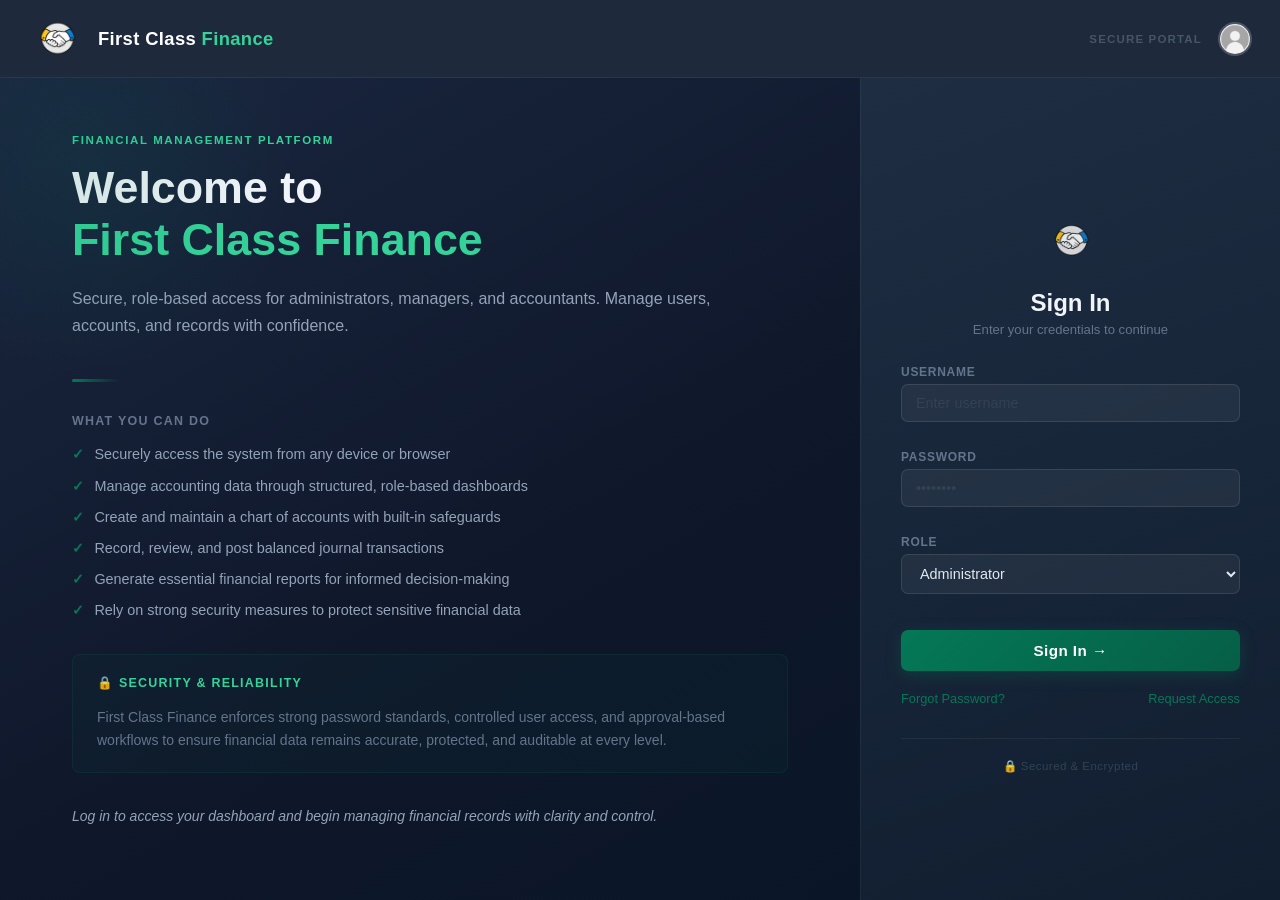
<file: FirstClassFinance/FrontEnd/index.html>
<!DOCTYPE html>
<html lang="en">
<head>
    <meta charset="UTF-8" />
    <title>First Class Finance | Sign In</title>
    <link rel="stylesheet" href="style.css"/>
</head>
<body class="login-page">

<!-- Navbar -->
<header class="navbar">
    <div class="nav-left">
        <div class="nav-brand">
            <img src="Assets/LogoFirstClass.png" class="nav-logo">
            <span class="site-name">First Class <span>Finance</span></span>
        </div>
    </div>
    <div class="nav-right">
        <span class="login-nav-label">Secure Portal</span>
        <img src="Assets/SignInProfile.avif" alt="Sign-In" class="profile-icon">
    </div>
</header>

<!-- Main Layout -->
<main class="container">

    <!-- Left: Cover -->
    <section class="cover">

        <div class="cover-hero">
            <div class="cover-eyebrow">Financial Management Platform</div>
            <h1>Welcome to<br><span class="cover-brand">First Class Finance</span></h1>
            <p class="cover-lead">
                Secure, role-based access for administrators, managers, and accountants.
                Manage users, accounts, and records with confidence.
            </p>
        </div>

        <div class="cover-divider"></div>

        <!-- Feature Highlights -->
        <div class="features">
            <h3>What you can do</h3>
            <ul>
                <li>Securely access the system from any device or browser</li>
                <li>Manage accounting data through structured, role-based dashboards</li>
                <li>Create and maintain a chart of accounts with built-in safeguards</li>
                <li>Record, review, and post balanced journal transactions</li>
                <li>Generate essential financial reports for informed decision-making</li>
                <li>Rely on strong security measures to protect sensitive financial data</li>
            </ul>
        </div>

        <!-- Security -->
        <div class="security">
            <h3>🔒 Security &amp; Reliability</h3>
            <p>
                First Class Finance enforces strong password standards, controlled
                user access, and approval-based workflows to ensure financial data
                remains accurate, protected, and auditable at every level.
            </p>
        </div>

        <p class="cta-text">
            Log in to access your dashboard and begin managing financial records
            with clarity and control.
        </p>

    </section>

    <!-- Right: Login Card -->
    <section class="login-card">

        <div class="login-card-top">
            <div class="login-card-logo">
                <img src="Assets/LogoFirstClass.png" class="nav-logo">
            </div>
            <h2>Sign In</h2>
            <p class="login-card-sub">Enter your credentials to continue</p>
        </div>

        <form id="loginForm">
            <div class="login-field">
                <label for="username">Username</label>
                <input type="text" id="username" placeholder="Enter username" required />
            </div>

            <div class="login-field">
                <label for="password">Password</label>
                <input type="password" id="password" placeholder="••••••••" required />
            </div>

            <div class="login-field">
                <label for="role">Role</label>
                <select id="role">
                    <option value="Administrator">Administrator</option>
                    <option value="Manager">Manager</option>
                    <option value="Accountant">Accountant</option>
                </select>
            </div>

            <button type="submit" class="login-btn">Sign In →</button>
        </form>

        <div class="login-links">
            <a href="#" id="forgotPasswordLink">Forgot Password?</a>
            <a href="#" id="requestAccessLink">Request Access</a>
        </div>

        <!-- Forgot Password Modal -->
        <div id="forgotPasswordModal" class="modal">
            <div class="modal-content">
                <span class="close" id="closeForgotPassword">&times;</span>
                <h3>Forgot Password</h3>
                <form id="forgotPasswordForm">
                    <div class="login-field">
                        <label for="forgotUsername">Username</label>
                        <input type="text" id="forgotUsername" required>
                    </div>
                    <div class="login-field">
                        <label for="forgotEmail">Email Address</label>
                        <input type="email" id="forgotEmail" required>
                    </div>
                    <button type="submit" class="login-btn">Next</button>
                </form>

                <form id="resetPasswordForm" style="display:none;">
                    <p id="securityQuestionDisplay" style="margin-bottom:15px; color:#94a3b8;"></p>
                    <div class="login-field">
                        <label for="securityAnswer">Security Answer</label>
                        <input type="text" id="securityAnswer" required>
                    </div>
                    <div class="login-field">
                        <label for="newPassword">New Password</label>
                        <input type="password" id="newPassword" required>
                    </div>
                    <button type="submit" class="login-btn">Reset Password</button>
                </form>
            </div>
        </div>

        <!-- Request Access Modal -->
        <div id="requestAccessModal" class="modal">
            <div class="modal-content">
                <span class="close" id="closeRequestAccess">&times;</span>
                <h3>Request Access</h3>
                <form id="publicSignupForm">
                    <div class="login-field">
                        <label>First Name</label>
                        <input type="text" id="signupFirstName" required>
                    </div>
                    <div class="login-field">
                        <label>Last Name</label>
                        <input type="text" id="signupLastName" required>
                    </div>
                    <div class="login-field">
                        <label>Email Address</label>
                        <input type="email" id="signupEmail" required>
                    </div>
                    <div class="login-field">
                        <label>Date of Birth</label>
                        <input type="date" id="signupDOB" required>
                    </div>
                    <button type="submit" class="login-btn">Submit Request</button>
                </form>
            </div>
        </div>

        <style>
            .modal {
                display: none;
                position: fixed;
                z-index: 1000;
                left: 0;
                top: 0;
                width: 100%;
                height: 100%;
                background-color: rgba(0,0,0,0.6);
                backdrop-filter: blur(4px);
            }
            .modal-content {
                background-color: #1e293b;
                margin: 10% auto;
                padding: 30px;
                border: 1px solid #334155;
                width: 400px;
                border-radius: 12px;
                position: relative;
                color: #f8fafc;
            }
            .close {
                color: #94a3b8;
                position: absolute;
                top: 15px;
                right: 20px;
                font-size: 28px;
                font-weight: bold;
                cursor: pointer;
            }
            .close:hover { color: #f8fafc; }
            .modal h3 { margin-top: 0; margin-bottom: 20px; font-size: 1.5rem; }
        </style>

        <div class="login-card-footer">
            <span>🔒 Secured &amp; Encrypted</span>
        </div>

    </section>

</main>

<script src="script.js"></script>
</body>
</html>
</file>
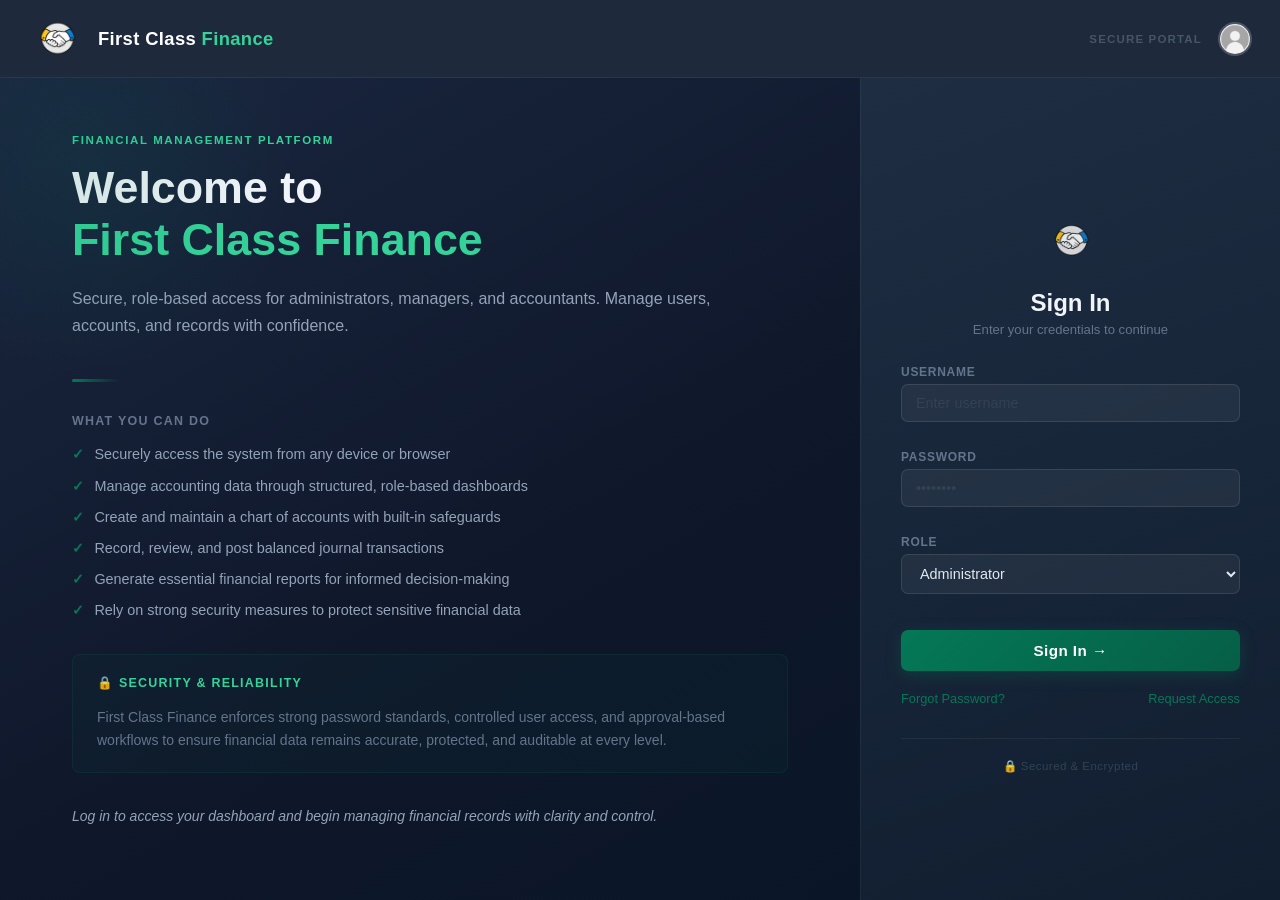
<file: FirstClassFinance/FrontEnd/inbox.html>
<!DOCTYPE html>
<html lang="en">
<head>
    <meta charset="UTF-8">
    <title>Inbox — First Class Finance</title>
    <link rel="stylesheet" href="style.css">
    <link href="https://fonts.googleapis.com/css2?family=DM+Sans:wght@300;400;500;600;700&family=DM+Mono:wght@400;500&display=swap" rel="stylesheet">
    <style>
        .inbox-wrap { display:flex; height:calc(100vh - 78px); overflow:hidden; }

        /* Sidebar */
        .inbox-sidebar {
            width:300px; flex-shrink:0;
            background:linear-gradient(160deg,#0d1a2e,#080e1a);
            border-right:1px solid rgba(255,255,255,0.07);
            display:flex; flex-direction:column; overflow:hidden;
        }
        .inbox-sb-top {
            padding:14px 16px 10px;
            border-bottom:1px solid rgba(255,255,255,0.07);
            display:flex; align-items:center; justify-content:space-between;
        }
        .inbox-sb-title { font-size:0.7rem; font-weight:700; letter-spacing:0.1em; text-transform:uppercase; color:#475569; }
        .btn-compose {
            background:linear-gradient(135deg,#1d4ed8,#1e40af);
            color:#fff; border:none; border-radius:6px;
            padding:5px 11px; font-size:0.73rem; font-weight:600;
            cursor:pointer; margin:0; transition:opacity 0.15s;
        }
        .btn-compose:hover { opacity:0.85; transform:none; }
        .btn-compose:disabled { opacity:0.35; cursor:not-allowed; }

        .inbox-boxtabs { display:flex; gap:2px; padding:8px 10px 6px; }
        .inbox-boxtab {
            flex:1; padding:5px 8px; font-size:0.72rem; font-weight:600;
            border-radius:5px; background:transparent; border:none;
            color:#64748b; cursor:pointer; margin:0; text-align:center;
            transition:background 0.15s, color 0.15s;
        }
        .inbox-boxtab:hover { background:rgba(255,255,255,0.05); color:#94a3b8; transform:none; }
        .inbox-boxtab.active { background:rgba(96,165,250,0.12); color:#60a5fa; }

        .inbox-search-row { padding:0 10px 8px; position:relative; }
        .inbox-search-row input {
            width:100%; padding:6px 10px 6px 28px;
            background:rgba(255,255,255,0.05);
            border:1px solid rgba(255,255,255,0.08);
            border-radius:6px; color:#e2e8f0; font-size:0.78rem; margin:0;
        }
        .inbox-search-row input:focus { outline:none; border-color:#60a5fa; }
        .inbox-search-icon { position:absolute; left:20px; top:50%; transform:translateY(-50%); color:#475569; font-size:0.9rem; pointer-events:none; }

        .inbox-list { flex:1; overflow-y:auto; }
        .inbox-item {
            display:flex; align-items:flex-start; gap:9px;
            padding:11px 14px; border-bottom:1px solid rgba(255,255,255,0.04);
            cursor:pointer; transition:background 0.12s;
        }
        .inbox-item:hover { background:rgba(255,255,255,0.04); }
        .inbox-item.is-active { background:rgba(96,165,250,0.08); border-left:3px solid #60a5fa; padding-left:11px; }
        .inbox-item.is-unread { background:rgba(96,165,250,0.05); }
        .inbox-av { width:32px; height:32px; border-radius:50%; display:flex; align-items:center; justify-content:center; font-size:0.82rem; font-weight:700; flex-shrink:0; }
        .inbox-item-body { flex:1; min-width:0; }
        .inbox-item-from    { font-size:0.8rem; font-weight:600; color:#e2e8f0; }
        .inbox-item-subject { font-size:0.76rem; color:#94a3b8; overflow:hidden; text-overflow:ellipsis; white-space:nowrap; margin-top:1px; }
        .inbox-item-preview { font-size:0.7rem; color:#475569; overflow:hidden; text-overflow:ellipsis; white-space:nowrap; margin-top:2px; }
        .inbox-item-side { display:flex; flex-direction:column; align-items:flex-end; gap:4px; flex-shrink:0; }
        .inbox-item-time { font-size:0.66rem; color:#475569; }
        .inbox-unread-pip { width:7px; height:7px; border-radius:50%; background:#60a5fa; }
        .inbox-list-empty { text-align:center; padding:2.5rem 1rem; color:#334155; font-size:0.8rem; }

        /* Main panel */
        .inbox-main { flex:1; display:flex; flex-direction:column; overflow:hidden; min-width:0; background:#080e1a; }
        .inbox-blank { flex:1; display:flex; flex-direction:column; align-items:center; justify-content:center; gap:0.6rem; }
        .inbox-blank-icon { font-size:2.2rem; opacity:0.25; }
        .inbox-blank p    { font-size:0.875rem; color:#475569; margin:0; }
        .inbox-blank span { font-size:0.76rem; color:#334155; }

        .inbox-thread { flex:1; display:flex; flex-direction:column; overflow:hidden; }
        .inbox-thread-hd { padding:14px 22px; border-bottom:1px solid rgba(255,255,255,0.07); background:rgba(255,255,255,0.02); flex-shrink:0; }
        .inbox-thread-subject { font-size:0.98rem; font-weight:700; color:#f1f5f9; margin:0 0 4px; }
        .inbox-thread-meta { font-size:0.73rem; color:#475569; display:flex; gap:12px; flex-wrap:wrap; }

        .inbox-msgs { flex:1; overflow-y:auto; padding:14px 22px; display:flex; flex-direction:column; gap:12px; }
        .inbox-msg { background:linear-gradient(140deg,#0d1a2e,#080e1a); border:1px solid rgba(255,255,255,0.07); border-radius:10px; overflow:hidden; }
        .inbox-msg-hd { display:flex; align-items:center; justify-content:space-between; padding:11px 15px; border-bottom:1px solid rgba(255,255,255,0.05); gap:10px; flex-wrap:wrap; }
        .inbox-msg-from-wrap { display:flex; align-items:center; gap:9px; }
        .inbox-msg-av { width:28px; height:28px; border-radius:50%; display:flex; align-items:center; justify-content:center; font-size:0.75rem; font-weight:700; flex-shrink:0; }
        .inbox-msg-name { font-size:0.83rem; font-weight:600; color:#e2e8f0; }
        .inbox-msg-sub  { font-size:0.68rem; color:#64748b; }
        .inbox-msg-time { font-size:0.7rem; color:#475569; }
        .inbox-msg-body { padding:13px 15px; font-size:0.84rem; color:#94a3b8; line-height:1.7; word-break:break-word; }

        /* Reply */
        .inbox-reply-zone { padding:12px 22px 16px; border-top:1px solid rgba(255,255,255,0.07); background:rgba(0,0,0,0.1); flex-shrink:0; }
        .inbox-reply-label { font-size:0.66rem; font-weight:700; letter-spacing:0.08em; text-transform:uppercase; color:#475569; margin-bottom:7px; }
        .inbox-reply-row { display:flex; gap:9px; align-items:flex-end; }
        .inbox-reply-ta { flex:1; padding:9px 12px; background:rgba(255,255,255,0.05); border:1px solid rgba(255,255,255,0.1); border-radius:7px; color:#e2e8f0; font-size:0.84rem; resize:none; min-height:66px; font-family:'DM Sans',sans-serif; transition:border-color 0.15s; margin:0; }
        .inbox-reply-ta:focus { outline:none; border-color:#60a5fa; }
        .inbox-reply-btn { background:linear-gradient(135deg,#1d4ed8,#1e40af); color:#fff; border:none; border-radius:7px; padding:9px 16px; font-size:0.8rem; font-weight:600; cursor:pointer; margin:0; height:42px; transition:opacity 0.15s; }
        .inbox-reply-btn:hover { opacity:0.85; transform:none; }

        /* Restriction notice */
        .inbox-restrict-notice { padding:12px 22px 14px; border-top:1px solid rgba(255,255,255,0.07); background:rgba(251,191,36,0.05); flex-shrink:0; font-size:0.78rem; color:#fbbf24; }

        /* Compose modal */
        .cmp-overlay { display:none; position:fixed; inset:0; background:rgba(0,0,0,0.65); backdrop-filter:blur(3px); z-index:1800; align-items:center; justify-content:center; }
        .cmp-overlay.open { display:flex; }
        .cmp-box { background:linear-gradient(160deg,#1a2740,#111e30); border:1px solid rgba(255,255,255,0.09); border-radius:12px; padding:26px 30px; width:490px; max-width:95vw; box-shadow:0 24px 60px rgba(0,0,0,0.5); }
        .cmp-hd { display:flex; align-items:center; justify-content:space-between; margin-bottom:18px; padding-bottom:13px; border-bottom:1px solid rgba(255,255,255,0.07); }
        .cmp-hd h3 { font-size:0.93rem; font-weight:700; color:#94a3b8; letter-spacing:0.05em; text-transform:uppercase; margin:0; }
        .cmp-close { background:transparent; border:none; color:#475569; font-size:15px; cursor:pointer; padding:3px 6px; border-radius:4px; margin:0; line-height:1; }
        .cmp-close:hover { color:#e2e8f0; transform:none; }
        .cmp-field { margin-bottom:13px; }
        .cmp-field label { display:block; font-size:0.68rem; font-weight:600; letter-spacing:0.07em; text-transform:uppercase; color:#64748b; margin-bottom:5px; }
        .cmp-field select, .cmp-field input, .cmp-field textarea { width:100%; padding:8px 11px; background:rgba(255,255,255,0.05); border:1px solid rgba(255,255,255,0.1); border-radius:6px; color:#e2e8f0; font-size:0.85rem; font-family:'DM Sans',sans-serif; margin:0; }
        .cmp-field select:focus, .cmp-field input:focus, .cmp-field textarea:focus { outline:none; border-color:#60a5fa; }
        .cmp-field select option { background:#1e293b; }
        .cmp-field textarea { resize:vertical; min-height:95px; }
        .cmp-err  { color:#f87171; font-size:0.76rem; margin-top:7px; display:none; }
        .cmp-acts { display:flex; gap:8px; margin-top:16px; }
        .cmp-send   { flex:1; padding:9px; font-size:0.85rem; font-weight:600; border-radius:7px; border:none; cursor:pointer; background:linear-gradient(135deg,#1d4ed8,#1e40af); color:#fff; }
        .cmp-cancel { padding:9px 15px; font-size:0.85rem; font-weight:600; border-radius:7px; cursor:pointer; background:transparent; border:1px solid rgba(255,255,255,0.12); color:#94a3b8; }
        .cmp-cancel:hover { transform:none; }

        /* Toast */
        .inbox-toast { position:fixed; bottom:26px; right:26px; display:none; padding:9px 16px; border-radius:8px; font-size:0.8rem; font-weight:600; z-index:2000; }

        /* Avatar colours */
        .av-admin      { background:linear-gradient(135deg,#047857,#065f46); color:#a7f3d0; }
        .av-manager    { background:linear-gradient(135deg,#1d4ed8,#1e40af); color:#bfdbfe; }
        .av-accountant { background:linear-gradient(135deg,#6d28d9,#5b21b6); color:#ddd6fe; }
    </style>
</head>
<body class="manager-page">

<!-- Waffle Sidebar -->
<div id="waffleSidebar" class="waffle-sidebar">
    <div class="waffle-sidebar-header">
        <span class="waffle-sidebar-title">Navigation</span>
        <button class="waffle-sidebar-close" id="waffleSidebarClose">&#x2715;</button>
    </div>
    <nav class="waffle-nav" id="inboxNav"></nav>
    <div class="waffle-sidebar-footer">
        <span class="waffle-role-badge" id="inboxRoleBadge">—</span>
    </div>
</div>
<div id="sidebarOverlay" class="sidebar-overlay"></div>

<!-- Profile Dropdown -->
<div id="profileDropdown" class="profile-dropdown">
    <div class="profile-dropdown-header">
        <div class="profile-dropdown-avatar" id="inboxAvatar">?</div>
        <div>
            <div class="profile-dropdown-name" id="inboxProfileName">—</div>
            <div class="profile-dropdown-role" id="inboxProfileRole">—</div>
        </div>
    </div>
    <div class="profile-dropdown-divider"></div>
    <a href="index.html" class="profile-dropdown-item"><span>⎋</span> Logout</a>
</div>

<!-- Navbar -->
<header class="navbar">
    <div class="nav-left">
        <button class="waffle-btn" id="waffleBtn" data-tooltip="Open navigation menu">
            <span></span><span></span><span></span><span></span><span></span><span></span><span></span><span></span><span></span>
        </button>
        <div class="nav-divider"></div>
        <div class="nav-brand">
            <img src="Assets/LogoFirstClass.png" alt="Logo" class="nav-logo">
            <span class="site-name">First Class <span>Finance</span></span>
        </div>
    </div>
    <div class="nav-right">
        <div class="profile-trigger" id="profileTrigger" data-tooltip="Account options">
            <img src="" alt="Profile" class="profile-icon" id="inboxProfileImg">
            <span class="profile-trigger-name" id="inboxProfileTriggerName">—</span>
            <span class="profile-trigger-caret">▾</span>
        </div>
    </div>
</header>

<!-- Compose Modal -->
<div class="cmp-overlay" id="cmpOverlay">
    <div class="cmp-box">
        <div class="cmp-hd">
            <h3>✉ New Message</h3>
            <button class="cmp-close" id="cmpClose">&#x2715;</button>
        </div>
        <div class="cmp-field">
            <label>To</label>
            <select id="cmpTo"></select>
        </div>
        <div class="cmp-field">
            <label>Subject</label>
            <input type="text" id="cmpSubject" placeholder="Message subject…">
        </div>
        <div class="cmp-field">
            <label>Message</label>
            <textarea id="cmpBody" placeholder="Write your message here…"></textarea>
        </div>
        <div class="cmp-err" id="cmpErr"></div>
        <div class="cmp-acts">
            <button class="cmp-send"   id="cmpSend">✉ Send Message</button>
            <button class="cmp-cancel" id="cmpCancel">Cancel</button>
        </div>
    </div>
</div>

<button class="help-fab" id="helpBtn" style="display:none;">?</button>
<div id="helpModal"   class="help-modal"  style="display:none;"></div>
<div id="helpOverlay" class="help-overlay"></div>
<div class="inbox-toast" id="inboxToast"></div>

<div class="inbox-wrap">
    <div class="inbox-sidebar">
        <div class="inbox-sb-top">
            <span class="inbox-sb-title">Inbox</span>
            <button class="btn-compose" id="openCompose">✎ Compose</button>
        </div>
        <div class="inbox-boxtabs">
            <button class="inbox-boxtab active" data-box="inbox">Inbox</button>
            <button class="inbox-boxtab"        data-box="sent">Sent</button>
        </div>
        <div class="inbox-search-row">
            <span class="inbox-search-icon">⌕</span>
            <input type="text" id="inboxSearch" placeholder="Search messages…">
        </div>
        <div class="inbox-list" id="inboxList"></div>
    </div>
    <div class="inbox-main" id="inboxMain">
        <div class="inbox-blank">
            <div class="inbox-blank-icon">📬</div>
            <p>Select a message to read</p>
            <span>or compose a new one</span>
        </div>
    </div>
</div>

<script src="script.js"></script>
<script>
    (function () {
        "use strict";

        /* ─────────────────────────────────────────────────────────────────
           ROLE DEFINITIONS
           Each role declares:
             key        – localStorage inbox key
             toKeys     – which inboxes this role CAN send NEW messages to
             toNames    – display names matching toKeys
             canCompose – whether the Compose button is shown at all
             canReply   – whether replies are allowed (always true here,
                          but reply targets are restricted to the sender)
        ───────────────────────────────────────────────────────────────── */
        var ROLES = {
            admin: {
                name:"Admin", label:"Administrator", avatar:"A",
                key:"adminInbox", img:"Assets/ProfileAdminImage.png",
                avCls:"av-admin",
                badgeStyle: "color:#34d399;background:rgba(52,211,153,0.12);border-color:rgba(52,211,153,0.3);",
                avatarStyle:"background:linear-gradient(135deg,#047857,#065f46);color:#a7f3d0;",
                nav:[
                    {href:"admin.html",               icon:"⊞",  label:"Dashboard"},
                    {href:"employee-management.html", icon:"👥", label:"Employee Management"},
                    {href:"account-management.html",  icon:"📒", label:"Account Management"},
                    {href:"access-requests.html",     icon:"🔔", label:"Access Requests"},
                    {href:"inbox.html",               icon:"📬", label:"Inbox", active:true}
                ],
                /* Admin can message both Manager and Accountant */
                toKeys:  ["managerInbox","accountantInbox"],
                toNames: ["Manager","Accountant"],
                canCompose: true
            },
            manager: {
                name:"Manager", label:"Manager", avatar:"M",
                key:"managerInbox", img:"Assets/managerProfileImage.png",
                avCls:"av-manager",
                badgeStyle: "color:#60a5fa;background:rgba(96,165,250,0.12);border-color:rgba(96,165,250,0.3);",
                avatarStyle:"background:linear-gradient(135deg,#1d4ed8,#1e40af);color:#bfdbfe;",
                nav:[
                    {href:"manager.html",                     icon:"⊞",  label:"Dashboard"},
                    {href:"account-management-readonly.html", icon:"📒", label:"Chart of Accounts"},
                    {href:"journal.html",                     icon:"📝", label:"Journal Transactions"},
                    {href:"reports.html",                     icon:"📊", label:"Financial Reports"},
                    {href:"inbox.html",                       icon:"📬", label:"Inbox", active:true}
                ],
                /* Manager can message Admin and Accountant */
                toKeys:  ["adminInbox","accountantInbox"],
                toNames: ["Admin","Accountant"],
                canCompose: true
            },
            accountant: {
                name:"Accountant", label:"Accountant", avatar:"A",
                key:"accountantInbox", img:"Assets/accountantProfileImage.png",
                avCls:"av-accountant",
                badgeStyle: "color:#a78bfa;background:rgba(167,139,250,0.12);border-color:rgba(167,139,250,0.3);",
                avatarStyle:"background:linear-gradient(135deg,#6d28d9,#5b21b6);color:#ddd6fe;",
                nav:[
                    {href:"accountant.html",                  icon:"⊞",  label:"Dashboard"},
                    {href:"account-management-readonly.html", icon:"📒", label:"Chart of Accounts"},
                    {href:"journal-accountant.html",          icon:"✏️", label:"Journal Entries"},
                    {href:"inbox.html",                       icon:"📬", label:"Inbox", active:true}
                ],
                /* Accountant can ONLY send new messages to Manager */
                toKeys:  ["managerInbox"],
                toNames: ["Manager"],
                canCompose: true
            }
        };

        /* Metadata for rendering avatars by inbox key */
        var KEY_META = {
            adminInbox:      {name:"Admin",      avCls:"av-admin",      init:"A"},
            managerInbox:    {name:"Manager",    avCls:"av-manager",    init:"M"},
            accountantInbox: {name:"Accountant", avCls:"av-accountant", init:"A"}
        };

        /* Notification store keys per inbox key */
        var NOTIF_STORE = {
            adminInbox:      "adminNotifications",
            managerInbox:    "managerNotifications",
            accountantInbox: "accountantNotifications"
        };

        /* ── Role detection ──────────────────────────────────────────────
           Read currentRole from localStorage. If missing or unrecognised,
           fall back to "manager" so the page never silently shows the
           wrong inbox. We also guard against the page being opened before
           login by redirecting to index if no role is stored at all.
        ───────────────────────────────────────────────────────────────── */
        var role = localStorage.getItem("currentRole");
        /* Backend returns "administrator"; normalise to the key used in ROLES */
        if (role === "administrator") role = "admin";
        if (!role || !ROLES[role]) {
            /* Not logged in or unknown role — send to login */
            window.location.href = "index.html";
            return;
        }
        var cfg = ROLES[role];
        var activeBox = "inbox";
        var activeIdx = -1;
        var searchQ   = "";

        /* ── Storage ── */
        function getInbox() { return JSON.parse(localStorage.getItem(cfg.key))          || []; }
        function getSent()  { return JSON.parse(localStorage.getItem(cfg.key + "_sent")) || []; }
        function saveInbox(d) { localStorage.setItem(cfg.key,           JSON.stringify(d)); }
        function saveSent(d)  { localStorage.setItem(cfg.key + "_sent", JSON.stringify(d)); }
        function getBox()   { return activeBox === "inbox" ? getInbox() : getSent(); }

        /* ── Bootstrap nav + profile ── */
        document.getElementById("inboxNav").innerHTML = cfg.nav.map(function(n) {
            return '<a href="' + n.href + '" class="waffle-nav-item' + (n.active ? " active" : "") + '">' +
                '<span class="waffle-nav-icon">' + n.icon + '</span><span>' + n.label + '</span></a>';
        }).join("");

        var bdg = document.getElementById("inboxRoleBadge");
        bdg.textContent = cfg.label; bdg.style.cssText = cfg.badgeStyle;
        var avEl = document.getElementById("inboxAvatar");
        avEl.textContent = cfg.avatar; avEl.style.cssText = cfg.avatarStyle;
        document.getElementById("inboxProfileName").textContent        = cfg.name;
        document.getElementById("inboxProfileRole").textContent        = cfg.label;
        document.getElementById("inboxProfileTriggerName").textContent = cfg.name;
        document.getElementById("inboxProfileImg").src                 = cfg.img;

        /* Hide or show compose button based on role capability */
        if (!cfg.canCompose) {
            document.getElementById("openCompose").style.display = "none";
        }

        /* ── Helpers ── */
        function esc(s) {
            return String(s || "")
                .replace(/&/g, "&amp;").replace(/</g, "&lt;")
                .replace(/>/g, "&gt;").replace(/"/g, "&quot;");
        }
        function fmtShort(ts) {
            if (!ts) return "";
            return new Date(ts).toLocaleDateString(undefined, {month:"short", day:"numeric"});
        }
        function fmtFull(ts) {
            if (!ts) return "";
            return new Date(ts).toLocaleString();
        }
        function avDiv(key, sz, cls) {
            var m = KEY_META[key] || {avCls:"av-manager", init:"?"};
            return '<div class="' + (cls || "inbox-av") + ' ' + m.avCls +
                '" style="width:' + sz + 'px;height:' + sz + 'px;">' + m.init + '</div>';
        }
        function pushNotif(toKey, from, subject) {
            var nk = NOTIF_STORE[toKey];
            if (!nk) return;
            var n = JSON.parse(localStorage.getItem(nk)) || [];
            n.push({type:"inbox_message", from:from, subject:subject, timestamp:new Date().toISOString(), read:false});
            localStorage.setItem(nk, JSON.stringify(n));
        }
        function toast(msg, good) {
            var t = document.getElementById("inboxToast");
            t.textContent = msg;
            var c = good
                ? ["rgba(52,211,153,0.12)","rgba(52,211,153,0.3)","#34d399"]
                : ["rgba(248,113,113,0.12)","rgba(248,113,113,0.3)","#f87171"];
            t.style.cssText = "display:block;background:" + c[0] + ";border:1px solid " + c[1] +
                ";color:" + c[2] + ";padding:9px 16px;border-radius:8px;font-size:0.8rem;" +
                "font-weight:600;position:fixed;bottom:26px;right:26px;z-index:2000;";
            clearTimeout(t._t);
            t._t = setTimeout(function() { t.style.display = "none"; }, 3000);
        }

        /* ── Render thread list ── */
        function renderList() {
            var list = document.getElementById("inboxList");
            var msgs = getBox();
            if (searchQ) {
                var q = searchQ;
                msgs = msgs.filter(function(m) {
                    return (m.subject || "").toLowerCase().indexOf(q) > -1 ||
                        (m.message || "").toLowerCase().indexOf(q) > -1 ||
                        (m.from    || "").toLowerCase().indexOf(q) > -1 ||
                        (m.to      || "").toLowerCase().indexOf(q) > -1;
                });
            }
            if (!msgs.length) {
                list.innerHTML = '<div class="inbox-list-empty">' +
                    (activeBox === "inbox" ? "No messages yet." : "No sent messages.") + '</div>';
                return;
            }
            /* Index before reversing so we can reference original array position */
            var indexed = msgs.map(function(m, i) { return Object.assign({}, m, {_i: i}); }).reverse();
            list.innerHTML = indexed.map(function(m) {
                var partnerKey  = activeBox === "inbox" ? (m.fromKey || "") : (m.toKey || "");
                var partnerName = activeBox === "inbox" ? (m.from || "—") : (m.to || "—");
                var unread      = activeBox === "inbox" && !m.read;
                var replies     = m.replies || [];
                var preview     = replies.length ? replies[replies.length - 1].message : m.message;
                return '<div class="inbox-item' + (m._i === activeIdx ? " is-active" : "") +
                    (unread ? " is-unread" : "") + '" data-orig="' + m._i + '">' +
                    avDiv(partnerKey, 32, "inbox-av") +
                    '<div class="inbox-item-body">' +
                    '<div class="inbox-item-from">'    + esc(partnerName) + '</div>' +
                    '<div class="inbox-item-subject">' + esc(m.subject || "(no subject)") + '</div>' +
                    '<div class="inbox-item-preview">' + esc((preview || "").substring(0, 55)) + '…</div>' +
                    '</div>' +
                    '<div class="inbox-item-side">' +
                    '<span class="inbox-item-time">' + fmtShort(m.timestamp) + '</span>' +
                    (unread ? '<span class="inbox-unread-pip"></span>' : '') +
                    '</div></div>';
            }).join("");
            list.querySelectorAll(".inbox-item").forEach(function(el) {
                el.addEventListener("click", function() {
                    openThread(parseInt(this.getAttribute("data-orig"), 10));
                });
            });
        }

        /* ── Open a thread ── */
        function openThread(idx) {
            activeIdx = idx;
            var msgs = getBox();
            var msg  = msgs[idx];
            if (!msg) return;

            /* Mark read */
            if (activeBox === "inbox" && !msg.read) {
                msgs[idx].read = true;
                saveInbox(msgs);
            }
            renderList();

            var replies  = msg.replies || [];
            var fromKey  = msg.fromKey || "";
            var toKey    = msg.toKey   || "";

            /* Determine if the current user can reply.
               Accountant can reply only to messages received from Manager or Admin.
               All other roles can always reply from inbox. */
            var canReply = activeBox === "inbox";
            /* For accountant: only allow reply if the original sender is manager or admin
               (which is always true since accountant can only receive from those roles,
               but we double-check to be safe) */
            if (role === "accountant" && canReply) {
                canReply = (fromKey === "managerInbox" || fromKey === "adminInbox");
            }

            function msgCard(m, fk, isReply) {
                var sk   = isReply ? (m.fromKey || cfg.key) : fk;
                var name = isReply ? (m.from || (KEY_META[sk] && KEY_META[sk].name) || "?") : m.from;
                return '<div class="inbox-msg">' +
                    '<div class="inbox-msg-hd">' +
                    '<div class="inbox-msg-from-wrap">' +
                    avDiv(sk, 28, "inbox-msg-av") +
                    '<div><div class="inbox-msg-name">' + esc(name) + '</div>' +
                    '<div class="inbox-msg-sub">'  + esc((KEY_META[sk] && KEY_META[sk].name) || name) + '</div></div>' +
                    '</div>' +
                    '<div class="inbox-msg-time">' + fmtFull(m.timestamp) + '</div>' +
                    '</div>' +
                    '<div class="inbox-msg-body">' + esc(m.message || "") + '</div></div>';
            }

            var html = '<div class="inbox-thread">' +
                '<div class="inbox-thread-hd">' +
                '<div class="inbox-thread-subject">' + esc(msg.subject || "(no subject)") + '</div>' +
                '<div class="inbox-thread-meta">' +
                '<span>From: <strong style="color:#94a3b8;">' + esc(msg.from) + '</strong></span>' +
                '<span>To: <strong style="color:#94a3b8;">'   + esc(msg.to)   + '</strong></span>' +
                '<span>' + fmtFull(msg.timestamp) + '</span>' +
                '<span style="color:#475569;">' + replies.length + ' repl' + (replies.length === 1 ? 'y' : 'ies') + '</span>' +
                '</div>' +
                '</div>' +
                '<div class="inbox-msgs" id="threadMsgs">' +
                msgCard(msg, fromKey, false) +
                replies.map(function(r) { return msgCard(r, r.fromKey || cfg.key, true); }).join("") +
                '</div>';

            if (canReply) {
                html += '<div class="inbox-reply-zone">' +
                    '<div class="inbox-reply-label">Reply — Ctrl+Enter to send</div>' +
                    '<div class="inbox-reply-row">' +
                    '<textarea class="inbox-reply-ta" id="replyTa" placeholder="Write your reply…"></textarea>' +
                    '<button class="inbox-reply-btn" id="replyBtn">Send ↑</button>' +
                    '</div></div>';
            } else if (activeBox === "inbox") {
                /* Show a notice if reply is blocked (shouldn't normally occur given routing) */
                html += '<div class="inbox-restrict-notice">⚠ You cannot reply to this message.</div>';
            }
            html += '</div>';

            document.getElementById("inboxMain").innerHTML = html;
            var msgEl = document.getElementById("threadMsgs");
            if (msgEl) msgEl.scrollTop = msgEl.scrollHeight;

            if (canReply) {
                document.getElementById("replyBtn").addEventListener("click", function() {
                    var txt = document.getElementById("replyTa").value.trim();
                    if (txt) sendReply(idx, txt, fromKey);
                });
                document.getElementById("replyTa").addEventListener("keydown", function(e) {
                    if (e.key === "Enter" && (e.ctrlKey || e.metaKey)) {
                        var txt = this.value.trim();
                        if (txt) sendReply(idx, txt, fromKey);
                    }
                });
            }
        }

        /* ── Send a reply ── */
        function sendReply(idx, text, originalFromKey) {
            var now   = new Date().toISOString();
            var toName = (KEY_META[originalFromKey] && KEY_META[originalFromKey].name) || "?";
            var reply = {
                from: cfg.name, fromKey: cfg.key,
                to: toName, toKey: originalFromKey,
                message: text, timestamp: now
            };

            /* Append reply to our own copy of the thread */
            var mine = getInbox();
            if (!mine[idx].replies) mine[idx].replies = [];
            mine[idx].replies.push(reply);
            saveInbox(mine);

            /* Deliver reply to the original sender's inbox thread */
            var theirInbox = JSON.parse(localStorage.getItem(originalFromKey)) || [];
            var thread = null;
            for (var i = 0; i < theirInbox.length; i++) {
                if (theirInbox[i].subject === mine[idx].subject &&
                    theirInbox[i].toKey   === cfg.key) {
                    thread = theirInbox[i]; break;
                }
            }
            if (thread) {
                if (!thread.replies) thread.replies = [];
                thread.replies.push(Object.assign({}, reply, {read: false}));
                thread.read = false;
                localStorage.setItem(originalFromKey, JSON.stringify(theirInbox));
                pushNotif(originalFromKey, cfg.name, "Re: " + mine[idx].subject);
            }

            /* Save a copy in our sent box */
            var sent = getSent();
            sent.push({
                from: cfg.name, fromKey: cfg.key,
                to: toName, toKey: originalFromKey,
                subject: "Re: " + mine[idx].subject,
                message: text, timestamp: now, read: true, replies: []
            });
            saveSent(sent);

            toast("✓ Reply sent.", true);
            openThread(idx);
        }

        /* ── Compose ── */
        function openCompose() {
            var sel = document.getElementById("cmpTo");
            sel.innerHTML = '<option value="">— Select recipient —</option>' +
                cfg.toKeys.map(function(k, i) {
                    return '<option value="' + k + '">' + cfg.toNames[i] + '</option>';
                }).join("");
            document.getElementById("cmpSubject").value = "";
            document.getElementById("cmpBody").value    = "";
            document.getElementById("cmpErr").style.display = "none";
            document.getElementById("cmpOverlay").classList.add("open");
        }
        function closeCompose() {
            document.getElementById("cmpOverlay").classList.remove("open");
        }

        document.getElementById("openCompose").addEventListener("click", openCompose);
        document.getElementById("cmpClose").addEventListener("click",  closeCompose);
        document.getElementById("cmpCancel").addEventListener("click", closeCompose);
        document.getElementById("cmpOverlay").addEventListener("click", function(e) {
            if (e.target === this) closeCompose();
        });

        document.getElementById("cmpSend").addEventListener("click", function() {
            var toKey   = document.getElementById("cmpTo").value;
            var subject = document.getElementById("cmpSubject").value.trim();
            var body    = document.getElementById("cmpBody").value.trim();
            var errEl   = document.getElementById("cmpErr");
            var errs    = [];
            if (!toKey)   errs.push("Please select a recipient.");
            if (!subject) errs.push("Subject is required.");
            if (!body)    errs.push("Message cannot be empty.");

            /* Enforce accountant restriction at send time as a safety net */
            if (role === "accountant" && toKey !== "managerInbox") {
                errs.push("Accountants can only send messages to the Manager.");
            }

            if (errs.length) {
                errEl.innerHTML = errs.join("<br>");
                errEl.style.display = "block";
                return;
            }
            errEl.style.display = "none";

            var now    = new Date().toISOString();
            var toName = (KEY_META[toKey] && KEY_META[toKey].name) || toKey;
            var obj    = {
                from: cfg.name, fromKey: cfg.key,
                to: toName, toKey: toKey,
                subject: subject, message: body,
                timestamp: now, read: false, replies: []
            };

            /* Deliver to recipient */
            var ri = JSON.parse(localStorage.getItem(toKey)) || [];
            ri.push(Object.assign({}, obj));
            localStorage.setItem(toKey, JSON.stringify(ri));
            pushNotif(toKey, cfg.name, subject);

            /* Save to our sent */
            var sent = getSent();
            sent.push(Object.assign({}, obj, {read: true}));
            saveSent(sent);

            closeCompose();
            toast("✓ Message sent to " + toName + ".", true);
            switchBox("sent");
        });

        /* ── Tab switch ── */
        function switchBox(box) {
            activeBox = box;
            activeIdx = -1;
            document.querySelectorAll(".inbox-boxtab").forEach(function(b) {
                b.classList.toggle("active", b.getAttribute("data-box") === box);
            });
            document.getElementById("inboxMain").innerHTML =
                '<div class="inbox-blank">' +
                '<div class="inbox-blank-icon">📬</div>' +
                '<p>Select a message to read</p><span>or compose a new one</span></div>';
            renderList();
        }
        document.querySelectorAll(".inbox-boxtab").forEach(function(btn) {
            btn.addEventListener("click", function() { switchBox(this.getAttribute("data-box")); });
        });

        document.getElementById("inboxSearch").addEventListener("input", function() {
            searchQ = this.value.toLowerCase();
            renderList();
        });

        /* ── Init ── */
        renderList();

        /* Mark inbox_message notifications as read when any role opens their inbox */
        var nk = NOTIF_STORE[cfg.key];
        if (nk) {
            var an = JSON.parse(localStorage.getItem(nk)) || [];
            an.forEach(function(x) { if (x.type === "inbox_message") x.read = true; });
            localStorage.setItem(nk, JSON.stringify(an));
        }

    }());
</script>
</body>
</html>
</file>
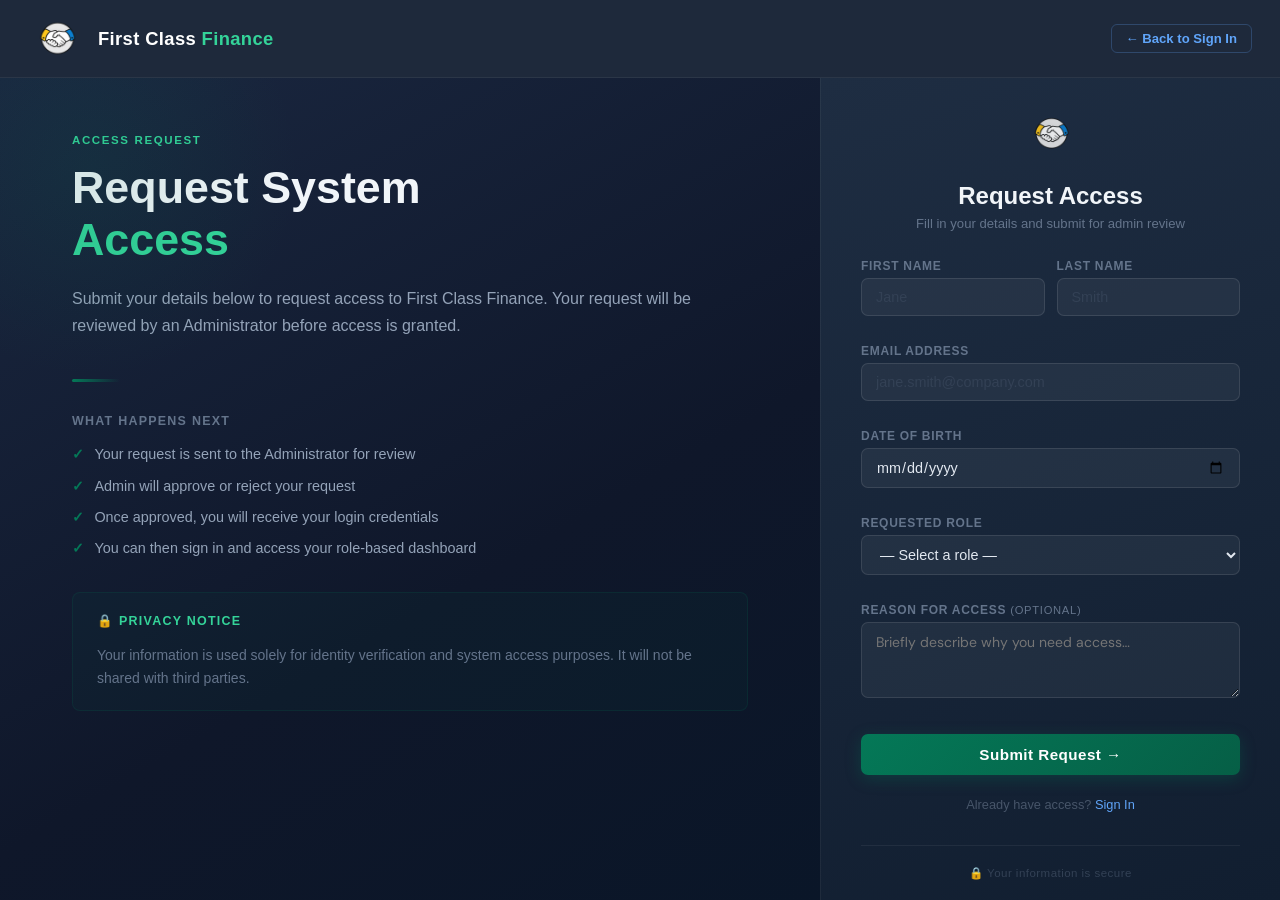
<file: FirstClassFinance/FrontEnd/request-access.html>
<!DOCTYPE html>
<html lang="en">
<head>
    <meta charset="UTF-8">
    <title>Request Access — First Class Finance</title>
    <link rel="stylesheet" href="style.css">
    <link href="https://fonts.googleapis.com/css2?family=DM+Sans:wght@300;400;500;600;700&family=DM+Mono:wght@400;500&display=swap" rel="stylesheet">
</head>
<body class="login-page">

<!-- Navbar -->
<header class="navbar">
    <div class="nav-left">
        <div class="nav-brand">
            <img src="Assets/LogoFirstClass.png" class="nav-logo">
            <span class="site-name">First Class <span>Finance</span></span>
        </div>
    </div>
    <div class="nav-right">
        <a href="index.html" style="font-size:0.82rem;font-weight:600;color:#60a5fa;text-decoration:none;padding:6px 14px;border:1px solid rgba(96,165,250,0.25);border-radius:6px;transition:background 0.15s;"
           onmouseover="this.style.background='rgba(96,165,250,0.08)'" onmouseout="this.style.background='transparent'">
            ← Back to Sign In
        </a>
    </div>
</header>

<main class="container">

    <!-- Left: Info panel -->
    <section class="cover">
        <div class="cover-hero">
            <div class="cover-eyebrow">Access Request</div>
            <h1>Request System<br><span class="cover-brand">Access</span></h1>
            <p class="cover-lead">
                Submit your details below to request access to First Class Finance.
                Your request will be reviewed by an Administrator before access is granted.
            </p>
        </div>

        <div class="cover-divider"></div>

        <div class="features">
            <h3>What happens next</h3>
            <ul>
                <li>Your request is sent to the Administrator for review</li>
                <li>Admin will approve or reject your request</li>
                <li>Once approved, you will receive your login credentials</li>
                <li>You can then sign in and access your role-based dashboard</li>
            </ul>
        </div>

        <div class="security">
            <h3>🔒 Privacy Notice</h3>
            <p>
                Your information is used solely for identity verification and
                system access purposes. It will not be shared with third parties.
            </p>
        </div>
    </section>

    <!-- Right: Request form -->
    <section class="login-card" style="width:460px;min-width:420px;">

        <!-- Success state (hidden by default) -->
        <div id="successState" style="display:none;text-align:center;padding:2rem 0;">
            <div style="font-size:3rem;margin-bottom:1rem;">✅</div>
            <h2 style="color:#34d399;font-size:1.3rem;margin-bottom:0.5rem;">Request Submitted!</h2>
            <p style="color:#64748b;font-size:0.875rem;margin-bottom:1.5rem;line-height:1.6;">
                Your access request has been sent to the Administrator.<br>
                You will be contacted once it has been reviewed.
            </p>
            <a href="index.html"
               style="display:inline-block;padding:10px 24px;background:linear-gradient(135deg,#047857,#065f46);color:#fff;text-decoration:none;border-radius:7px;font-size:0.875rem;font-weight:700;">
                Return to Sign In
            </a>
        </div>

        <!-- Form state -->
        <div id="formState">
            <div class="login-card-top">
                <div class="login-card-logo">
                    <img src="Assets/LogoFirstClass.png" class="nav-logo">
                </div>
                <h2>Request Access</h2>
                <p class="login-card-sub">Fill in your details and submit for admin review</p>
            </div>

            <!-- Error box -->
            <div id="formErrors" style="display:none;margin-bottom:14px;padding:10px 14px;background:rgba(239,68,68,0.1);border:1px solid rgba(239,68,68,0.3);border-radius:7px;">
                <ul id="formErrorList" style="margin:0;padding-left:16px;color:#f87171;font-size:0.82rem;line-height:1.7;"></ul>
            </div>

            <form id="requestAccessForm">

                <div style="display:flex;gap:12px;">
                    <div class="login-field" style="flex:1;">
                        <label for="reqFirstName">First Name</label>
                        <input type="text" id="reqFirstName" placeholder="Jane" required>
                    </div>
                    <div class="login-field" style="flex:1;">
                        <label for="reqLastName">Last Name</label>
                        <input type="text" id="reqLastName" placeholder="Smith" required>
                    </div>
                </div>

                <div class="login-field">
                    <label for="reqEmail">Email Address</label>
                    <input type="email" id="reqEmail" placeholder="jane.smith@company.com" required>
                </div>

                <div class="login-field">
                    <label for="reqDOB">Date of Birth</label>
                    <input type="date" id="reqDOB" required>
                </div>

                <div class="login-field">
                    <label for="reqRole">Requested Role</label>
                    <select id="reqRole" required>
                        <option value="">— Select a role —</option>
                        <option value="Manager">Manager</option>
                        <option value="Accountant">Accountant</option>
                    </select>
                </div>

                <div class="login-field">
                    <label for="reqReason">Reason for Access <span style="color:#64748b;font-weight:400;font-size:0.7rem;">(optional)</span></label>
                    <textarea id="reqReason" rows="3" placeholder="Briefly describe why you need access…"
                              style="width:100%;padding:10px 14px;background:rgba(255,255,255,0.05);border:1px solid rgba(255,255,255,0.1);border-radius:7px;color:#e2e8f0;font-size:0.875rem;resize:vertical;font-family:'DM Sans',sans-serif;"></textarea>
                </div>

                <button type="submit" class="login-btn" style="margin-top:0.5rem;">
                    Submit Request →
                </button>

            </form>

            <div style="margin-top:1.25rem;text-align:center;">
                <a href="index.html" style="font-size:0.8rem;color:#475569;text-decoration:none;">
                    Already have access? <span style="color:#60a5fa;">Sign In</span>
                </a>
            </div>

            <div class="login-card-footer">
                <span>🔒 Your information is secure</span>
            </div>
        </div>

    </section>
</main>

<script>
    document.getElementById("requestAccessForm").addEventListener("submit", function (e) {
        e.preventDefault();

        const firstName = document.getElementById("reqFirstName").value.trim();
        const lastName  = document.getElementById("reqLastName").value.trim();
        const email     = document.getElementById("reqEmail").value.trim();
        const dob       = document.getElementById("reqDOB").value;
        const role      = document.getElementById("reqRole").value;
        const reason    = document.getElementById("reqReason").value.trim();

        // ── Validate ─────────────────────────────────────────────────
        const errors = [];
        if (!firstName)          errors.push("First name is required.");
        if (!lastName)           errors.push("Last name is required.");
        if (!email)              errors.push("Email address is required.");
        else if (!/^[^\s@]+@[^\s@]+\.[^\s@]+$/.test(email))
            errors.push("Please enter a valid email address.");
        if (!dob)                errors.push("Date of birth is required.");
        if (!role)               errors.push("Please select a requested role.");

        // Check for duplicate email in existing requests or employees
        const existing = JSON.parse(localStorage.getItem("accessRequests")) || [];
        const employees = JSON.parse(localStorage.getItem("employees")) || [];
        if (existing.some(r => r.email.toLowerCase() === email.toLowerCase()))
            errors.push("A request with this email already exists.");
        if (employees.some(emp => emp.email.toLowerCase() === email.toLowerCase()))
            errors.push("An employee with this email already exists in the system.");

        if (errors.length) {
            const errBox  = document.getElementById("formErrors");
            const errList = document.getElementById("formErrorList");
            errList.innerHTML    = errors.map(e => `<li>${e}</li>`).join("");
            errBox.style.display = "block";
            errBox.scrollIntoView({ behavior:"smooth", block:"nearest" });
            return;
        }

        document.getElementById("formErrors").style.display = "none";

        // ── Save to accessRequests ────────────────────────────────────
        const request = {
            firstName,
            lastName,
            email,
            dob,
            requestedRole: role,
            reason,
            status:        "Pending",
            submittedAt:   new Date().toISOString(),
            source:        "public_request"   // distinguishes from admin-invited requests
        };

        existing.push(request);
        localStorage.setItem("accessRequests", JSON.stringify(existing));

        // ── Admin notification ────────────────────────────────────────
        const adminNotifs = JSON.parse(localStorage.getItem("adminNotifications")) || [];
        adminNotifs.push({
            type:      "access_request",
            name:      `${firstName} ${lastName}`,
            email,
            role,
            timestamp: new Date().toISOString(),
            read:      false
        });
        localStorage.setItem("adminNotifications", JSON.stringify(adminNotifs));

        // ── Show success ──────────────────────────────────────────────
        document.getElementById("formState").style.display    = "none";
        document.getElementById("successState").style.display = "block";
    });

    // Clear errors on input change
    ["reqFirstName","reqLastName","reqEmail","reqDOB","reqRole"].forEach(id => {
        document.getElementById(id)?.addEventListener("input", () => {
            document.getElementById("formErrors").style.display = "none";
        });
    });
</script>
</body>
</html>
</file>
<file: FirstClassFinance/FrontEnd/style.css>
/* Reset */
* {
    margin: 0;
    padding: 0;
    box-sizing: border-box;
    font-family: Arial, sans-serif;
}

/* Color Variables */
:root {
    --dark-blue: #0f172a;
    --navy: #1e293b;
    --grey: #94a3b8;
    --light-grey: #e5e7eb;
    --emerald: #047857;
    --emerald-hover: #065f46;
    --white: #ffffff;
}

/* Body */
body {
    background-color: var(--dark-blue);
    color: var(--white);
    min-height: 100vh;
}

/* Navbar */
.navbar {
    padding: 0 1.75rem;
    background-color: var(--navy);
    justify-content: space-between;
    display: flex;
    align-items: center;
    height: 78px;
    border-bottom: 1px solid rgba(255,255,255,0.06);
}

.nav-logo {
    width: 58px;
    height: 58px;
    object-fit: contain;
    border-radius: 6px;
    flex-shrink: 0;
}

.nav-brand {
    display: flex;
    align-items: center;
    gap: 12px;
    text-decoration: none;
}

.nav-left {
    display: flex;
    align-items: center;
    gap: 0;
}

.nav-divider {
    width: 1px;
    height: 28px;
    background: rgba(255,255,255,0.1);
    margin: 0 16px;
}

.site-name {
    font-size: 1.15rem;
    font-weight: 600;
    letter-spacing: 0.02em;
    color: var(--white);
    white-space: nowrap;
}

.site-name span {
    color: #34d399;
}
/* Main Container */
/* ─── Login Page Layout ──────────────────────────────────────────────────── */
.login-page .container,
.container {
    display: flex;
    height: calc(100vh - 78px);
}

/* ─── Cover (Left) ───────────────────────────────────────────────────────── */
.cover {
    flex: 1;
    padding: 3.5rem 4.5rem;
    overflow-y: auto;
    background: linear-gradient(150deg, #1a2740 0%, #0f172a 60%, #0a1628 100%);
    position: relative;
}

.cover::before {
    content: "";
    position: absolute;
    top: -120px;
    left: -120px;
    width: 420px;
    height: 420px;
    background: radial-gradient(circle, rgba(4,120,87,0.12) 0%, transparent 70%);
    pointer-events: none;
}

.cover-hero {
    margin-bottom: 2.5rem;
}

.cover-eyebrow {
    font-size: 0.72rem;
    font-weight: 700;
    letter-spacing: 0.14em;
    text-transform: uppercase;
    color: #34d399;
    margin-bottom: 1rem;
}

.cover h1 {
    font-size: 2.8rem;
    font-weight: 700;
    line-height: 1.15;
    margin-bottom: 1.25rem;
    color: #f1f5f9;
}

.cover-brand {
    color: #34d399;
}

.cover-lead {
    color: #94a3b8;
    font-size: 1rem;
    line-height: 1.75;
    max-width: 560px;
    margin-bottom: 0;
}

.cover p {
    color: var(--grey);
    line-height: 1.7;
    max-width: 700px;
    margin-bottom: 1.5rem;
}

.cover-divider {
    width: 48px;
    height: 3px;
    background: linear-gradient(90deg, #047857, transparent);
    border-radius: 2px;
    margin: 2rem 0;
}

.features h3,
.security h3 {
    font-size: 0.78rem;
    font-weight: 700;
    letter-spacing: 0.1em;
    text-transform: uppercase;
    color: #64748b;
    margin-bottom: 1rem;
    margin-top: 0;
}

.features ul {
    list-style: none;
    padding-left: 0;
    display: flex;
    flex-direction: column;
    gap: 0.6rem;
    margin-bottom: 2rem;
}

.features li {
    font-size: 0.9rem;
    color: #94a3b8;
    padding-left: 1.4rem;
    position: relative;
    line-height: 1.5;
    margin-bottom: 0;
}

.features li::before {
    content: "✓";
    position: absolute;
    left: 0;
    color: var(--emerald);
    font-weight: 700;
}

.security {
    background: rgba(4,120,87,0.06);
    border: 1px solid rgba(4,120,87,0.15);
    border-radius: 8px;
    padding: 1.25rem 1.5rem;
    margin-bottom: 2rem;
}

.security h3 {
    color: #34d399;
}

.security p {
    font-size: 0.875rem;
    color: #64748b;
    line-height: 1.65;
    margin: 0;
}

.cta-text {
    font-size: 0.875rem;
    font-weight: 500;
    color: #475569;
    font-style: italic;
    margin-top: 0;
}

/* Form global */
form {
    display: flex;
    flex-direction: column;
    gap: 0.75rem;
}

label {
    font-size: 0.9rem;
}

button {
    margin-top: 1rem;
    padding: 0.75rem;
    background-color: var(--emerald);
    color: var(--white);
    border: none;
    border-radius: 4px;
    cursor: pointer;
}

button:hover {
    background-color: var(--emerald-hover);
}

/* ─── Login Card (Right) ─────────────────────────────────────────────────── */
.login-card {
    width: 420px;
    min-width: 380px;
    background: linear-gradient(160deg, #1e2d42 0%, #111e30 100%);
    border-left: 1px solid rgba(255,255,255,0.06);
    color: #e2e8f0;
    padding: 2.5rem 2.5rem 2rem;
    display: flex;
    flex-direction: column;
    justify-content: center;
    height: calc(100vh - 78px);
    position: sticky;
    top: 78px;
    overflow-y: auto;
}

.login-card-top {
    margin-bottom: 1.75rem;
    text-align: center;
}

.login-card-logo {
    margin-bottom: 1rem;
}

.login-card-logo img {
    width: 56px;
    height: 56px;
    object-fit: contain;
    border-radius: 10px;
    opacity: 0.9;
}

.login-card h2 {
    font-size: 1.5rem;
    font-weight: 700;
    color: #f1f5f9;
    margin-bottom: 0.35rem;
}

.login-card-sub {
    font-size: 0.82rem;
    color: #64748b;
    margin: 0;
}

.login-field {
    display: flex;
    flex-direction: column;
    gap: 5px;
    margin-bottom: 1rem;
}

.login-card label {
    font-size: 0.75rem;
    font-weight: 600;
    letter-spacing: 0.06em;
    text-transform: uppercase;
    color: #64748b;
}

.login-card input,
.login-card select {
    padding: 10px 14px;
    background: rgba(255,255,255,0.05);
    border: 1px solid rgba(255,255,255,0.1);
    border-radius: 7px;
    color: #e2e8f0;
    font-size: 0.9rem;
    transition: border-color 0.15s, background 0.15s;
    width: 100%;
    margin-bottom: 0;
}

.login-card input::placeholder {
    color: #334155;
}

.login-card input:focus,
.login-card select:focus {
    outline: none;
    border-color: #047857;
    background: rgba(4,120,87,0.08);
}

.login-card select option {
    background: #1e293b;
    color: #e2e8f0;
}

.login-btn {
    width: 100%;
    margin-top: 0.5rem !important;
    padding: 12px !important;
    background: linear-gradient(135deg, #047857, #065f46) !important;
    color: #fff !important;
    font-size: 0.95rem !important;
    font-weight: 700;
    letter-spacing: 0.03em;
    border: none;
    border-radius: 7px !important;
    cursor: pointer;
    box-shadow: 0 4px 16px rgba(4,120,87,0.3);
    transition: transform 0.15s ease, box-shadow 0.15s ease;
}

.login-btn:hover {
    background: linear-gradient(135deg, #059669, #047857) !important;
    transform: translateY(-1px);
    box-shadow: 0 6px 20px rgba(4,120,87,0.4);
}

/* Links */
.login-links {
    display: flex;
    justify-content: space-between;
    margin-top: 1.25rem;
}

.login-links a {
    font-size: 0.8rem;
    color: #047857;
    text-decoration: none;
    transition: color 0.15s;
}

.login-links a:hover {
    color: #34d399;
    text-decoration: underline;
}

.login-card-footer {
    margin-top: 2rem;
    padding-top: 1.25rem;
    border-top: 1px solid rgba(255,255,255,0.06);
    text-align: center;
    font-size: 0.72rem;
    color: #334155;
    letter-spacing: 0.04em;
}

/* ─── Login Navbar extras ────────────────────────────────────────────────── */
.login-nav-label {
    font-size: 0.72rem;
    font-weight: 600;
    letter-spacing: 0.1em;
    text-transform: uppercase;
    color: #475569;
    margin-right: 12px;
}


/* Manager and accountant css */
.card.disabled {
    opacity: 0.6;
}

.card.disabled button {
    background-color: #6b7280;
    cursor: not-allowed;
}


/* ADMIN CSS ------------------------------------------------------------*/
/* Admin Layout */
.admin-container {
    padding: 3rem;
    background-color: var(--dark-blue);
    min-height: calc(100vh - 80px);
}

.subtitle {
    color: var(--grey);
    margin-bottom: 2rem;
}

/* Admin Cards */
.admin-cards {
    display: grid;
    grid-template-columns: repeat(auto-fit, minmax(250px, 1fr));
    gap: 1.5rem;
}

.card {
    background-color: var(--navy);
    padding: 1.5rem;
    border-radius: 6px;
    color: var(--white);
}

.card h3 {
    margin-bottom: 0.5rem;
}

.card p {
    color: var(--grey);
    font-size: 0.9rem;
    margin-bottom: 1rem;
}

.card button {
    width: 100%;
}

/* Navbar */
/* .navbar {
  display: flex;
  align-items: center;
  justify-content: space-between;
  padding: 1rem 2rem;
  background-color: var(--navy);
} */

/* Center section */
.nav-welcome {
    flex: 1;
    text-align: left;
    padding-bottom: 20px;
    color: #94a3b8;
}

.welcome-text {
    font-size: 1rem;
    color: var(--light-grey);
}

/* Right section */
.nav-right {
    display: flex;
    align-items: center;
    gap: 4px;
}

.profile-icon {
    width: 34px;
    height: 34px;
    border-radius: 50%;
    object-fit: cover;
    cursor: pointer;
    border: 2px solid rgba(255,255,255,0.2);
}
.logout {
    color: #047857;;
    text-decoration: none;
    font-weight: 500;
    padding-right: 20px;
    font-size: 20px;
}

.logout:hover {
    text-decoration: underline;
    color: #065f46;
}

/* ─── Page Layout (Employee & Account Management) ──────────────────────── */
.page-container {
    display: flex;
    gap: 0;
    padding: 28px 32px;
    height: calc(100vh - 70px);
    box-sizing: border-box;
    background-color: var(--dark-blue);
}

.left-panel {
    flex: 3;
    background: linear-gradient(160deg, #1a2740 0%, #141e2e 100%);
    padding: 28px 32px;
    border-radius: 12px 0 0 12px;
    overflow-y: auto;
    border-right: 1px solid rgba(255,255,255,0.05);
}

.right-panel {
    flex: 2;
    background: linear-gradient(160deg, #16243a 0%, #0f1a28 100%);
    padding: 28px 28px 36px;
    border-radius: 0 12px 12px 0;
    overflow-y: auto;
    max-height: 100%;
}

/* Panel headings */
.left-panel h2,
.right-panel h2 {
    font-size: 1.05rem;
    font-weight: 600;
    letter-spacing: 0.04em;
    text-transform: uppercase;
    color: #cbd5e1;
    margin-bottom: 20px;
    padding-bottom: 12px;
    border-bottom: 1px solid rgba(255,255,255,0.07);
}

/* ─── Table ─────────────────────────────────────────────────────────────── */
table {
    width: 100%;
    margin-top: 4px;
    border-collapse: collapse;
    font-size: 0.875rem;
}

table thead tr {
    background-color: rgba(255,255,255,0.04);
}

table th {
    padding: 11px 12px;
    text-align: left;
    font-size: 0.75rem;
    font-weight: 600;
    letter-spacing: 0.06em;
    text-transform: uppercase;
    color: #64748b;
    border-bottom: 1px solid rgba(255,255,255,0.08);
    white-space: nowrap;
}

table td {
    padding: 11px 12px;
    border-bottom: 1px solid rgba(255,255,255,0.04);
    color: #cbd5e1;
    vertical-align: middle;
}

table tbody tr {
    transition: background 0.15s ease;
}

table tbody tr:hover {
    background-color: rgba(255,255,255,0.04);
}

table tbody tr:last-child td {
    border-bottom: none;
}

/* ─── Form inputs inside panels ─────────────────────────────────────────── */
.right-panel form {
    display: flex;
    flex-direction: column;
    gap: 0;
}

.right-panel label {
    display: block;
    font-size: 0.72rem;
    font-weight: 600;
    letter-spacing: 0.06em;
    text-transform: uppercase;
    color: #64748b;
    margin-top: 16px;
    margin-bottom: 5px;
}

.right-panel input,
.right-panel select,
.right-panel textarea {
    width: 100%;
    padding: 9px 12px;
    background-color: rgba(255,255,255,0.05);
    border: 1px solid rgba(255,255,255,0.1);
    border-radius: 6px;
    color: #e2e8f0;
    font-size: 0.875rem;
    transition: border-color 0.15s ease, background 0.15s ease;
    margin-bottom: 0;
}

.right-panel input:focus,
.right-panel select:focus,
.right-panel textarea:focus {
    outline: none;
    border-color: #047857;
    background-color: rgba(4, 120, 87, 0.08);
}

.right-panel input[readonly] {
    opacity: 0.5;
    cursor: not-allowed;
}

.right-panel select option {
    background-color: #1e293b;
    color: #e2e8f0;
}

.right-panel textarea {
    resize: vertical;
    min-height: 72px;
}

.right-panel button[type="submit"] {
    margin-top: 22px;
    padding: 10px 0;
    font-size: 0.875rem;
    font-weight: 600;
    letter-spacing: 0.04em;
    border-radius: 6px;
    background-color: var(--emerald);
    transition: background 0.15s ease, transform 0.1s ease;
}

.right-panel button[type="submit"]:hover {
    background-color: var(--emerald-hover);
    transform: translateY(-1px);
}

#cancelEditBtn {
    margin-top: 8px !important;
    padding: 9px 0 !important;
    font-size: 0.8rem !important;
    background-color: transparent !important;
    border: 1px solid rgba(255,255,255,0.12) !important;
    color: #94a3b8 !important;
    border-radius: 6px;
    transition: background 0.15s ease, color 0.15s ease;
}

#cancelEditBtn:hover {
    background-color: rgba(255,255,255,0.06) !important;
    color: #e2e8f0 !important;
    transform: none !important;
}

/* ─── Modal ──────────────────────────────────────────────────────────────── */
.modal {
    display: none;
    position: fixed;
    z-index: 1000;
    left: 0;
    top: 0;
    width: 100%;
    height: 100%;
    background: rgba(0, 0, 0, 0.65);
    backdrop-filter: blur(3px);
}

.modal-content {
    background: linear-gradient(160deg, #1a2740, #111e30);
    color: #e2e8f0;
    padding: 28px 32px;
    margin: 8% auto;
    width: 50%;
    border-radius: 12px;
    border: 1px solid rgba(255,255,255,0.08);
    box-shadow: 0 24px 60px rgba(0,0,0,0.5);
}

.modal-content h3 {
    font-size: 1rem;
    font-weight: 600;
    letter-spacing: 0.05em;
    text-transform: uppercase;
    color: #94a3b8;
    margin-bottom: 18px;
    padding-bottom: 12px;
    border-bottom: 1px solid rgba(255,255,255,0.07);
}

.close {
    float: right;
    cursor: pointer;
    font-size: 20px;
    color: #64748b;
    line-height: 1;
    transition: color 0.15s;
}

.close:hover {
    color: #e2e8f0;
}

/* ─── Waffle Button ──────────────────────────────────────────────────────── */
.waffle-btn {
    display: grid;
    grid-template-columns: repeat(3, 5px);
    grid-template-rows: repeat(3, 5px);
    gap: 3px;
    padding: 8px;
    margin-right: 14px;
    background: transparent;
    border: none;
    cursor: pointer;
    border-radius: 6px;
    transition: background 0.15s ease;
    margin-top: 0;
}

.waffle-btn:hover {
    background: rgba(255,255,255,0.08);
    transform: none;
}

.waffle-btn span {
    display: block;
    width: 5px;
    height: 5px;
    background-color: #94a3b8;
    border-radius: 1px;
    transition: background 0.15s ease;
}

.waffle-btn:hover span {
    background-color: #e2e8f0;
}

/* ─── Sidebar Overlay ────────────────────────────────────────────────────── */
.sidebar-overlay {
    display: none;
    position: fixed;
    inset: 0;
    background: rgba(0,0,0,0.5);
    z-index: 1100;
    backdrop-filter: blur(2px);
}

.sidebar-overlay.active {
    display: block;
}

/* ─── Waffle Sidebar ─────────────────────────────────────────────────────── */
.waffle-sidebar {
    position: fixed;
    top: 0;
    left: -280px;
    width: 260px;
    height: 100vh;
    background: linear-gradient(180deg, #1a2740 0%, #0f1a28 100%);
    border-right: 1px solid rgba(255,255,255,0.07);
    z-index: 1200;
    display: flex;
    flex-direction: column;
    transition: left 0.28s cubic-bezier(0.4, 0, 0.2, 1);
    box-shadow: 4px 0 24px rgba(0,0,0,0.4);
}

.waffle-sidebar.open {
    left: 0;
}

.waffle-sidebar-header {
    display: flex;
    align-items: center;
    justify-content: space-between;
    padding: 20px 20px 16px;
    border-bottom: 1px solid rgba(255,255,255,0.07);
}

.waffle-sidebar-title {
    font-size: 0.7rem;
    font-weight: 700;
    letter-spacing: 0.1em;
    text-transform: uppercase;
    color: #475569;
}

.waffle-sidebar-close {
    background: transparent;
    border: none;
    color: #475569;
    font-size: 16px;
    cursor: pointer;
    padding: 4px 6px;
    border-radius: 4px;
    margin-top: 0;
    line-height: 1;
    transition: color 0.15s, background 0.15s;
}

.waffle-sidebar-close:hover {
    color: #e2e8f0;
    background: rgba(255,255,255,0.06);
    transform: none;
}

/* ─── Sidebar Nav Links ──────────────────────────────────────────────────── */
.waffle-nav {
    flex: 1;
    padding: 12px 10px;
    display: flex;
    flex-direction: column;
    gap: 2px;
}

.waffle-nav-item {
    display: flex;
    align-items: center;
    gap: 12px;
    padding: 11px 14px;
    border-radius: 8px;
    color: #94a3b8;
    text-decoration: none;
    font-size: 0.9rem;
    font-weight: 500;
    transition: background 0.15s ease, color 0.15s ease;
}

.waffle-nav-item:hover {
    background: rgba(255,255,255,0.06);
    color: #e2e8f0;
}

.waffle-nav-item.active {
    background: rgba(4, 120, 87, 0.18);
    color: #34d399;
    font-weight: 600;
}

.waffle-nav-item.active .waffle-nav-icon {
    filter: none;
}

.waffle-nav-icon {
    font-size: 1rem;
    width: 22px;
    text-align: center;
    flex-shrink: 0;
}

/* ─── Sidebar Footer ─────────────────────────────────────────────────────── */
.waffle-sidebar-footer {
    padding: 16px 20px;
    border-top: 1px solid rgba(255,255,255,0.07);
}

.waffle-role-badge {
    display: inline-block;
    font-size: 0.7rem;
    font-weight: 700;
    letter-spacing: 0.08em;
    text-transform: uppercase;
    color: #047857;
    background: rgba(4, 120, 87, 0.15);
    padding: 4px 10px;
    border-radius: 20px;
    border: 1px solid rgba(4, 120, 87, 0.3);
}

/* ─── Profile Trigger ────────────────────────────────────────────────────── */
.profile-trigger {
    display: flex;
    align-items: center;
    gap: 10px;
    cursor: pointer;
    padding: 6px 12px;
    border-radius: 8px;
    transition: background 0.15s ease;
    position: relative;
}

.profile-trigger:hover {
    background: rgba(255,255,255,0.07);
}

.profile-trigger-name {
    font-size: 1.15rem;
    font-weight: 600;
    color: #cbd5e1;
}

.profile-trigger-caret {
    font-size: 0.75rem;
    color: #64748b;
    transition: transform 0.2s ease;
}

.profile-trigger.open .profile-trigger-caret {
    transform: rotate(180deg);
}

/* ─── Profile Dropdown ───────────────────────────────────────────────────── */
.profile-dropdown {
    display: none;
    position: fixed;
    top: 62px;
    right: 20px;
    width: 220px;
    background: linear-gradient(160deg, #1e2d42, #141e2e);
    border: 1px solid rgba(255,255,255,0.09);
    border-radius: 10px;
    box-shadow: 0 12px 40px rgba(0,0,0,0.45);
    z-index: 1300;
    overflow: hidden;
    animation: dropdownIn 0.18s ease;
}

.profile-dropdown.open {
    display: block;
}

@keyframes dropdownIn {
    from { opacity: 0; transform: translateY(-6px); }
    to   { opacity: 1; transform: translateY(0); }
}

.profile-dropdown-header {
    display: flex;
    align-items: center;
    gap: 12px;
    padding: 16px 16px 14px;
}

.profile-dropdown-avatar {
    width: 36px;
    height: 36px;
    border-radius: 50%;
    background: linear-gradient(135deg, #047857, #065f46);
    display: flex;
    align-items: center;
    justify-content: center;
    font-size: 0.95rem;
    font-weight: 700;
    color: #a7f3d0;
    flex-shrink: 0;
    border: 1px solid rgba(52, 211, 153, 0.3);
}

.profile-dropdown-name {
    font-size: 0.875rem;
    font-weight: 600;
    color: #e2e8f0;
}

.profile-dropdown-role {
    font-size: 0.72rem;
    color: #64748b;
    margin-top: 1px;
    text-transform: uppercase;
    letter-spacing: 0.05em;
}

.profile-dropdown-divider {
    height: 1px;
    background: rgba(255,255,255,0.07);
    margin: 0 12px;
}

.profile-dropdown-item {
    display: flex;
    align-items: center;
    gap: 10px;
    padding: 11px 16px;
    color: #94a3b8;
    text-decoration: none;
    font-size: 0.875rem;
    transition: background 0.15s, color 0.15s;
}

.profile-dropdown-item:hover {
    background: rgba(255,255,255,0.05);
    color: #e2e8f0;
}

/* ─── Filter Bar ─────────────────────────────────────────────────────────── */
.filter-bar {
    display: flex;
    align-items: center;
    gap: 10px;
    margin-bottom: 16px;
    flex-wrap: wrap;
}

.filter-search-wrap {
    position: relative;
    flex: 1;
    min-width: 180px;
}

.filter-search-icon {
    position: absolute;
    left: 10px;
    top: 50%;
    transform: translateY(-50%);
    color: #64748b;
    font-size: 1.1rem;
    pointer-events: none;
}

.filter-bar input[type="text"] {
    width: 100%;
    padding: 8px 12px 8px 32px;
    background: rgba(255,255,255,0.05);
    border: 1px solid rgba(255,255,255,0.1);
    border-radius: 6px;
    color: #e2e8f0;
    font-size: 0.85rem;
    transition: border-color 0.15s, background 0.15s;
    margin-bottom: 0;
}

.filter-bar input[type="text"]:focus {
    outline: none;
    border-color: #047857;
    background: rgba(4,120,87,0.08);
}

.filter-bar select {
    padding: 8px 10px;
    background: rgba(255,255,255,0.05);
    border: 1px solid rgba(255,255,255,0.1);
    border-radius: 6px;
    color: #94a3b8;
    font-size: 0.82rem;
    cursor: pointer;
    transition: border-color 0.15s;
    margin-bottom: 0;
    width: auto;
}

.filter-bar select:focus {
    outline: none;
    border-color: #047857;
}

.filter-bar select option {
    background: #1e293b;
    color: #e2e8f0;
}

#filterClearBtn {
    padding: 8px 14px;
    font-size: 0.8rem;
    font-weight: 600;
    background: transparent;
    border: 1px solid rgba(255,255,255,0.12);
    color: #64748b;
    border-radius: 6px;
    cursor: pointer;
    margin-top: 0;
    white-space: nowrap;
    transition: color 0.15s, border-color 0.15s, background 0.15s;
}

#filterClearBtn:hover {
    color: #e2e8f0;
    border-color: rgba(255,255,255,0.25);
    background: rgba(255,255,255,0.05);
    transform: none;
}

tr.editing-row {
    background-color: rgba(4, 120, 87, 0.14) !important;
    box-shadow: inset 3px 0 0 #047857;
}

tr.editing-row td {
    color: #a7f3d0;
}

tr.editing-row td:first-child::before {
    content: "✎ ";
    color: #34d399;
    font-weight: bold;
}
/* ─── Custom Tooltip ─────────────────────────────────────────────────────── */
.custom-tooltip {
    position: fixed;
    z-index: 9999;
    background: #0f172a;
    color: #e2e8f0;
    font-size: 0.78rem;
    font-weight: 500;
    padding: 6px 10px;
    border-radius: 6px;
    border: 1px solid rgba(255,255,255,0.1);
    box-shadow: 0 4px 16px rgba(0,0,0,0.4);
    pointer-events: none;
    white-space: nowrap;
    max-width: 260px;
    white-space: normal;
    opacity: 0;
    transform: translateY(4px);
    transition: opacity 0.15s ease, transform 0.15s ease;
}

.custom-tooltip.visible {
    opacity: 1;
    transform: translateY(0);
}

/* ─── Help FAB Button ────────────────────────────────────────────────────── */
.help-fab {
    position: fixed;
    bottom: 28px;
    right: 28px;
    width: 46px;
    height: 46px;
    border-radius: 50%;
    background: linear-gradient(135deg, #047857, #065f46);
    color: #fff;
    font-size: 1.3rem;
    font-weight: 700;
    border: none;
    cursor: pointer;
    box-shadow: 0 4px 20px rgba(4,120,87,0.45);
    z-index: 1050;
    margin: 0;
    padding: 0;
    display: flex;
    align-items: center;
    justify-content: center;
    transition: transform 0.18s ease, box-shadow 0.18s ease;
}

.help-fab:hover {
    transform: scale(1.1);
    box-shadow: 0 6px 28px rgba(4,120,87,0.6);
}

/* ─── Help Modal Overlay ─────────────────────────────────────────────────── */
.help-overlay {
    display: none;
    position: fixed;
    inset: 0;
    background: rgba(0,0,0,0.55);
    z-index: 1400;
    backdrop-filter: blur(2px);
}

.help-overlay.active {
    display: block;
}

/* ─── Help Modal ─────────────────────────────────────────────────────────── */
.help-modal {
    display: none;
    position: fixed;
    top: 0;
    right: -520px;
    width: 480px;
    max-width: 95vw;
    height: 100vh;
    background: linear-gradient(180deg, #1a2740 0%, #0f1a28 100%);
    border-left: 1px solid rgba(255,255,255,0.08);
    box-shadow: -8px 0 40px rgba(0,0,0,0.45);
    z-index: 1500;
    flex-direction: column;
    transition: right 0.3s cubic-bezier(0.4,0,0.2,1);
    overflow: hidden;
}

.help-modal.open {
    display: flex;
    right: 0;
}

.help-modal-header {
    display: flex;
    align-items: center;
    justify-content: space-between;
    padding: 22px 24px 18px;
    border-bottom: 1px solid rgba(255,255,255,0.07);
    flex-shrink: 0;
}

.help-modal-header h2 {
    font-size: 1rem;
    font-weight: 700;
    letter-spacing: 0.05em;
    text-transform: uppercase;
    color: #94a3b8;
    margin: 0;
}

.help-modal-close {
    background: transparent;
    border: none;
    color: #475569;
    font-size: 16px;
    cursor: pointer;
    padding: 4px 7px;
    border-radius: 4px;
    margin: 0;
    line-height: 1;
    transition: color 0.15s, background 0.15s;
}

.help-modal-close:hover {
    color: #e2e8f0;
    background: rgba(255,255,255,0.06);
    transform: none;
}

/* ─── Help Topics Accordion ──────────────────────────────────────────────── */
.help-topics {
    flex: 1;
    overflow-y: auto;
    padding: 16px 16px 32px;
    display: flex;
    flex-direction: column;
    gap: 6px;
}

.help-topic {
    border-radius: 8px;
    overflow: hidden;
    border: 1px solid rgba(255,255,255,0.06);
}

.help-topic-toggle {
    width: 100%;
    text-align: left;
    background: rgba(255,255,255,0.04);
    border: none;
    color: #cbd5e1;
    font-size: 0.88rem;
    font-weight: 600;
    padding: 13px 16px;
    cursor: pointer;
    display: flex;
    align-items: center;
    gap: 8px;
    margin: 0;
    border-radius: 0;
    transition: background 0.15s, color 0.15s;
    position: relative;
}

.help-topic-toggle::after {
    content: "›";
    position: absolute;
    right: 16px;
    font-size: 1rem;
    color: #475569;
    transition: transform 0.2s ease;
}

.help-topic-toggle.active {
    background: rgba(4,120,87,0.15);
    color: #a7f3d0;
}

.help-topic-toggle.active::after {
    transform: rotate(90deg);
    color: #34d399;
}

.help-topic-toggle:hover {
    background: rgba(255,255,255,0.07);
    transform: none;
}

.help-topic-body {
    display: none;
    padding: 0 16px 14px;
    background: rgba(0,0,0,0.15);
}

.help-topic-body.open {
    display: block;
}

.help-topic-body p {
    color: #94a3b8;
    font-size: 0.85rem;
    line-height: 1.6;
    margin: 12px 0 8px;
}

.help-topic-body ul {
    list-style: none;
    padding: 0;
    margin: 0;
    display: flex;
    flex-direction: column;
    gap: 8px;
}

.help-topic-body li {
    font-size: 0.83rem;
    color: #94a3b8;
    line-height: 1.5;
    padding-left: 14px;
    position: relative;
}

.help-topic-body li::before {
    content: "–";
    position: absolute;
    left: 0;
    color: #047857;
}

.help-topic-body strong {
    color: #cbd5e1;
    font-weight: 600;
}

/* ─── Read-only badge ────────────────────────────────────────────────────── */
.readonly-badge {
    display: inline-flex;
    align-items: center;
    gap: 5px;
    font-size: 0.72rem;
    font-weight: 700;
    letter-spacing: 0.07em;
    text-transform: uppercase;
    color: #94a3b8;
    background: rgba(255,255,255,0.05);
    padding: 4px 10px;
    border-radius: 20px;
    border: 1px solid rgba(255,255,255,0.1);
    cursor: default;
}

/* ─── Read-only Badge ────────────────────────────────────────────────────── */
.readonly-badge {
    display: inline-flex;
    align-items: center;
    gap: 5px;
    font-size: 0.72rem;
    font-weight: 700;
    letter-spacing: 0.06em;
    text-transform: uppercase;
    color: #94a3b8;
    background: rgba(148,163,184,0.1);
    padding: 4px 10px;
    border-radius: 20px;
    border: 1px solid rgba(148,163,184,0.25);
    cursor: default;
}

/* ═══════════════════════════════════════════════════════════════════════════
   ACCOUNTANT DASHBOARD
   ═══════════════════════════════════════════════════════════════════════════ */
.accountant-page {
    font-family: 'DM Sans', Arial, sans-serif;
}

.ac-dashboard {
    background: #0b1424;
    min-height: calc(100vh - 78px);
}

/* ─── Banner ─────────────────────────────────────────────────────────────── */
.ac-banner {
    position: relative;
    overflow: hidden;
    padding: 2.75rem 3rem 2.5rem;
    border-bottom: 1px solid rgba(255,255,255,0.05);
}

.ac-banner-bg {
    position: absolute;
    inset: 0;
    background: linear-gradient(135deg, #1a1040 0%, #0f172a 45%, #0b1a2e 100%);
    z-index: 0;
}

.ac-banner-bg::before {
    content: "";
    position: absolute;
    top: -80px;
    right: -80px;
    width: 360px;
    height: 360px;
    background: radial-gradient(circle, rgba(139,92,246,0.18) 0%, transparent 65%);
}

.ac-banner-bg::after {
    content: "";
    position: absolute;
    bottom: -40px;
    left: 30%;
    width: 240px;
    height: 240px;
    background: radial-gradient(circle, rgba(109,40,217,0.1) 0%, transparent 65%);
}

.ac-banner-content {
    position: relative;
    z-index: 1;
    display: flex;
    align-items: center;
    justify-content: space-between;
    gap: 2rem;
    flex-wrap: wrap;
}

.ac-role-chip {
    display: inline-block;
    font-size: 0.68rem;
    font-weight: 700;
    letter-spacing: 0.14em;
    text-transform: uppercase;
    color: #a78bfa;
    background: rgba(167,139,250,0.12);
    border: 1px solid rgba(167,139,250,0.25);
    padding: 3px 10px;
    border-radius: 20px;
    margin-bottom: 0.75rem;
}

.ac-greeting {
    font-size: 2rem;
    font-weight: 700;
    color: #f1f5f9;
    margin: 0 0 0.4rem;
    line-height: 1.2;
}

.ac-greeting span {
    color: #a78bfa;
}

.ac-banner-sub {
    font-size: 0.875rem;
    color: #64748b;
    margin: 0;
}

/* Stats row */
.ac-banner-stats {
    display: flex;
    align-items: center;
    gap: 0;
    background: rgba(255,255,255,0.04);
    border: 1px solid rgba(255,255,255,0.07);
    border-radius: 12px;
    overflow: hidden;
    flex-shrink: 0;
}

.ac-stat {
    display: flex;
    flex-direction: column;
    align-items: center;
    padding: 1rem 1.75rem;
    gap: 3px;
}

.ac-stat-value {
    font-family: 'DM Mono', monospace;
    font-size: 1.5rem;
    font-weight: 500;
    color: #e2e8f0;
    line-height: 1;
}

.ac-stat-label {
    font-size: 0.68rem;
    font-weight: 600;
    letter-spacing: 0.08em;
    text-transform: uppercase;
    color: #475569;
    white-space: nowrap;
}

.ac-stat-divider {
    width: 1px;
    height: 36px;
    background: rgba(255,255,255,0.07);
    flex-shrink: 0;
}

/* ─── Sections ───────────────────────────────────────────────────────────── */
.ac-section {
    padding: 2.25rem 3rem;
}

.ac-section + .ac-section {
    padding-top: 0;
}

.ac-section-title {
    font-size: 0.72rem;
    font-weight: 700;
    letter-spacing: 0.12em;
    text-transform: uppercase;
    color: #475569;
    margin-bottom: 1.25rem;
}

/* ─── Action Cards ───────────────────────────────────────────────────────── */
.ac-cards {
    display: grid;
    grid-template-columns: repeat(auto-fit, minmax(280px, 1fr));
    gap: 1rem;
}

.ac-card {
    background: linear-gradient(140deg, #16243a 0%, #111e2e 100%);
    border: 1px solid rgba(255,255,255,0.07);
    border-radius: 12px;
    padding: 1.5rem;
    display: flex;
    align-items: flex-start;
    gap: 1rem;
    cursor: pointer;
    transition: border-color 0.2s ease, transform 0.2s ease, box-shadow 0.2s ease;
    position: relative;
    overflow: hidden;
    animation: acCardIn 0.4s ease both;
}

.ac-card:nth-child(1) { animation-delay: 0.05s; }
.ac-card:nth-child(2) { animation-delay: 0.12s; }
.ac-card:nth-child(3) { animation-delay: 0.19s; }

@keyframes acCardIn {
    from { opacity: 0; transform: translateY(12px); }
    to   { opacity: 1; transform: translateY(0); }
}

.ac-card::before {
    content: "";
    position: absolute;
    top: 0;
    left: 0;
    right: 0;
    height: 2px;
    background: linear-gradient(90deg, #6d28d9, #8b5cf6, transparent);
    opacity: 0;
    transition: opacity 0.2s ease;
}

.ac-card:hover {
    border-color: rgba(139,92,246,0.35);
    transform: translateY(-2px);
    box-shadow: 0 8px 32px rgba(109,40,217,0.15);
}

.ac-card:hover::before {
    opacity: 1;
}

.ac-card-icon {
    font-size: 1.6rem;
    width: 48px;
    height: 48px;
    border-radius: 10px;
    display: flex;
    align-items: center;
    justify-content: center;
    flex-shrink: 0;
}

.ac-icon-accounts { background: rgba(96,165,250,0.1); border: 1px solid rgba(96,165,250,0.2); }
.ac-icon-journal  { background: rgba(167,139,250,0.1); border: 1px solid rgba(167,139,250,0.2); }
.ac-icon-reports  { background: rgba(52,211,153,0.1); border: 1px solid rgba(52,211,153,0.2); }

.ac-card-body {
    flex: 1;
    min-width: 0;
}

.ac-card-body h3 {
    font-size: 0.95rem;
    font-weight: 600;
    color: #e2e8f0;
    margin: 0 0 0.35rem;
}

.ac-card-body p {
    font-size: 0.8rem;
    color: #64748b;
    line-height: 1.55;
    margin: 0 0 0.75rem;
}

.ac-card-meta {
    display: flex;
    gap: 6px;
    flex-wrap: wrap;
}

.ac-badge {
    font-size: 0.68rem;
    font-weight: 600;
    letter-spacing: 0.05em;
    padding: 3px 8px;
    border-radius: 4px;
}

.ac-badge-readonly {
    color: #64748b;
    background: rgba(100,116,139,0.12);
    border: 1px solid rgba(100,116,139,0.2);
}

.ac-badge-action {
    color: #a78bfa;
    background: rgba(167,139,250,0.1);
    border: 1px solid rgba(167,139,250,0.2);
}

.ac-card-arrow {
    font-size: 1rem;
    color: #334155;
    align-self: center;
    transition: color 0.2s, transform 0.2s;
    flex-shrink: 0;
}

.ac-card:hover .ac-card-arrow {
    color: #a78bfa;
    transform: translateX(3px);
}

/* ─── Activity Feed ──────────────────────────────────────────────────────── */
.ac-activity {
    background: linear-gradient(140deg, #13202f 0%, #0e1928 100%);
    border: 1px solid rgba(255,255,255,0.06);
    border-radius: 12px;
    overflow: hidden;
}

.ac-activity-empty {
    display: flex;
    flex-direction: column;
    align-items: center;
    justify-content: center;
    padding: 3rem 2rem;
    gap: 0.5rem;
    text-align: center;
}

.ac-activity-icon {
    font-size: 2rem;
    margin-bottom: 0.5rem;
    opacity: 0.4;
}

.ac-activity-empty p {
    font-size: 0.9rem;
    font-weight: 600;
    color: #475569;
    margin: 0;
}

.ac-activity-empty span {
    font-size: 0.78rem;
    color: #334155;
}

/* ═══════════════════════════════════════════════════════════════════════════
   ADMIN DASHBOARD
   ═══════════════════════════════════════════════════════════════════════════ */
.admin-page { font-family: 'DM Sans', Arial, sans-serif; }

.ad-dashboard {
    background: #080f1a;
    min-height: calc(100vh - 78px);
}

/* ─── Banner ─────────────────────────────────────────────────────────────── */
.ad-banner {
    position: relative;
    overflow: hidden;
    padding: 2.75rem 3rem 2.5rem;
    border-bottom: 1px solid rgba(255,255,255,0.05);
}

.ad-banner-bg {
    position: absolute;
    inset: 0;
    background: linear-gradient(135deg, #071a12 0%, #0a1628 45%, #0b1424 100%);
    z-index: 0;
}

.ad-banner-bg::before {
    content: "";
    position: absolute;
    top: -100px; right: -100px;
    width: 400px; height: 400px;
    background: radial-gradient(circle, rgba(4,120,87,0.2) 0%, transparent 65%);
}

.ad-banner-bg::after {
    content: "";
    position: absolute;
    bottom: -60px; left: 25%;
    width: 280px; height: 280px;
    background: radial-gradient(circle, rgba(16,185,129,0.08) 0%, transparent 65%);
}

.ad-banner-content {
    position: relative;
    z-index: 1;
    display: flex;
    align-items: center;
    justify-content: space-between;
    gap: 2rem;
    flex-wrap: wrap;
}

.ad-role-chip {
    display: inline-block;
    font-size: 0.68rem;
    font-weight: 700;
    letter-spacing: 0.14em;
    text-transform: uppercase;
    color: #34d399;
    background: rgba(52,211,153,0.1);
    border: 1px solid rgba(52,211,153,0.25);
    padding: 3px 10px;
    border-radius: 20px;
    margin-bottom: 0.75rem;
}

.ad-greeting {
    font-size: 2rem;
    font-weight: 700;
    color: #f1f5f9;
    margin: 0 0 0.4rem;
    line-height: 1.2;
}

.ad-greeting span { color: #34d399; }

.ad-banner-sub {
    font-size: 0.875rem;
    color: #64748b;
    margin: 0;
}

.ad-banner-stats {
    display: flex;
    align-items: center;
    background: rgba(255,255,255,0.04);
    border: 1px solid rgba(255,255,255,0.07);
    border-radius: 12px;
    overflow: hidden;
    flex-shrink: 0;
}

.ad-stat {
    display: flex;
    flex-direction: column;
    align-items: center;
    padding: 1rem 1.75rem;
    gap: 3px;
}

.ad-stat-value {
    font-family: 'DM Mono', monospace;
    font-size: 1.5rem;
    font-weight: 500;
    color: #e2e8f0;
    line-height: 1;
}

.ad-stat-label {
    font-size: 0.68rem;
    font-weight: 600;
    letter-spacing: 0.08em;
    text-transform: uppercase;
    color: #475569;
    white-space: nowrap;
}

.ad-stat-divider {
    width: 1px; height: 36px;
    background: rgba(255,255,255,0.07);
    flex-shrink: 0;
}

/* ─── Sections ───────────────────────────────────────────────────────────── */
.ad-section { padding: 2.25rem 3rem; }
.ad-section + .ad-section { padding-top: 0; }

.ad-section-title {
    font-size: 0.72rem;
    font-weight: 700;
    letter-spacing: 0.12em;
    text-transform: uppercase;
    color: #475569;
    margin-bottom: 1.25rem;
}

/* ─── Cards ──────────────────────────────────────────────────────────────── */
.ad-cards {
    display: grid;
    grid-template-columns: repeat(auto-fit, minmax(280px, 1fr));
    gap: 1rem;
}

.ad-card {
    background: linear-gradient(140deg, #0d1f14 0%, #0a1628 100%);
    border: 1px solid rgba(255,255,255,0.07);
    border-radius: 12px;
    padding: 1.5rem;
    display: flex;
    align-items: flex-start;
    gap: 1rem;
    cursor: pointer;
    transition: border-color 0.2s, transform 0.2s, box-shadow 0.2s;
    position: relative;
    overflow: hidden;
    animation: adCardIn 0.4s ease both;
}

.ad-card:nth-child(1) { animation-delay: 0.05s; }
.ad-card:nth-child(2) { animation-delay: 0.12s; }
.ad-card:nth-child(3) { animation-delay: 0.19s; }

@keyframes adCardIn {
    from { opacity: 0; transform: translateY(12px); }
    to   { opacity: 1; transform: translateY(0); }
}

.ad-card::before {
    content: "";
    position: absolute;
    top: 0; left: 0; right: 0;
    height: 2px;
    background: linear-gradient(90deg, #047857, #34d399, transparent);
    opacity: 0;
    transition: opacity 0.2s;
}

.ad-card:hover {
    border-color: rgba(52,211,153,0.35);
    transform: translateY(-2px);
    box-shadow: 0 8px 32px rgba(4,120,87,0.18);
}

.ad-card:hover::before { opacity: 1; }

.ad-card-icon {
    font-size: 1.6rem;
    width: 48px; height: 48px;
    border-radius: 10px;
    display: flex;
    align-items: center;
    justify-content: center;
    flex-shrink: 0;
}

.ad-icon-employees { background: rgba(96,165,250,0.1); border: 1px solid rgba(96,165,250,0.2); }
.ad-icon-accounts  { background: rgba(52,211,153,0.1); border: 1px solid rgba(52,211,153,0.2); }
.ad-icon-requests  { background: rgba(251,191,36,0.1); border: 1px solid rgba(251,191,36,0.2); }
.ad-icon-reports   { background: rgba(167,139,250,0.1); border: 1px solid rgba(167,139,250,0.2); }

.ad-card-body { flex: 1; min-width: 0; }

.ad-card-body h3 {
    font-size: 0.95rem;
    font-weight: 600;
    color: #e2e8f0;
    margin: 0 0 0.35rem;
}

.ad-card-body p {
    font-size: 0.8rem;
    color: #64748b;
    line-height: 1.55;
    margin: 0 0 0.75rem;
}

.ad-card-meta { display: flex; gap: 8px; align-items: center; flex-wrap: wrap; }

.ad-badge {
    font-size: 0.68rem;
    font-weight: 600;
    letter-spacing: 0.05em;
    padding: 3px 8px;
    border-radius: 4px;
}

.ad-badge-manage {
    color: #34d399;
    background: rgba(52,211,153,0.1);
    border: 1px solid rgba(52,211,153,0.2);
}

.ad-badge-count {
    font-size: 0.72rem;
    color: #475569;
    font-family: 'DM Mono', monospace;
}

.ad-badge-pending { color: #fbbf24 !important; }
.ad-badge-pending-alert { color: #f59e0b !important; font-weight: 700; }

.ad-card-arrow {
    font-size: 1rem;
    color: #334155;
    align-self: center;
    transition: color 0.2s, transform 0.2s;
    flex-shrink: 0;
}

.ad-card:hover .ad-card-arrow { color: #34d399; transform: translateX(3px); }

/* ─── Overview ───────────────────────────────────────────────────────────── */
.ad-overview {
    background: linear-gradient(140deg, #0d1a24 0%, #091520 100%);
    border: 1px solid rgba(255,255,255,0.06);
    border-radius: 12px;
    overflow: hidden;
}

.ad-overview-item {
    display: flex;
    align-items: center;
    gap: 12px;
    padding: 1rem 1.5rem;
    border-bottom: 1px solid rgba(255,255,255,0.04);
    transition: background 0.15s;
}

.ad-overview-item:last-child { border-bottom: none; }
.ad-overview-item:hover { background: rgba(255,255,255,0.025); }

.ad-overview-dot {
    width: 7px; height: 7px;
    border-radius: 50%;
    flex-shrink: 0;
}

.ad-dot-green  { background: #34d399; box-shadow: 0 0 6px rgba(52,211,153,0.5); }
.ad-dot-blue   { background: #60a5fa; box-shadow: 0 0 6px rgba(96,165,250,0.5); }
.ad-dot-amber  { background: #fbbf24; box-shadow: 0 0 6px rgba(251,191,36,0.5); }

.ad-overview-label {
    flex: 1;
    font-size: 0.82rem;
    color: #64748b;
}

.ad-overview-value {
    font-family: 'DM Mono', monospace;
    font-size: 0.875rem;
    font-weight: 500;
    color: #cbd5e1;
}

.ad-value-green { color: #34d399; }


/* ═══════════════════════════════════════════════════════════════════════════
   MANAGER DASHBOARD
   ═══════════════════════════════════════════════════════════════════════════ */
.manager-page { font-family: 'DM Sans', Arial, sans-serif; }

.mg-dashboard {
    background: #080e1a;
    min-height: calc(100vh - 78px);
}

/* ─── Banner ─────────────────────────────────────────────────────────────── */
.mg-banner {
    position: relative;
    overflow: hidden;
    padding: 2.75rem 3rem 2.5rem;
    border-bottom: 1px solid rgba(255,255,255,0.05);
}

.mg-banner-bg {
    position: absolute;
    inset: 0;
    background: linear-gradient(135deg, #071428 0%, #0a1628 50%, #080e1a 100%);
    z-index: 0;
}

.mg-banner-bg::before {
    content: "";
    position: absolute;
    top: -100px; right: -80px;
    width: 380px; height: 380px;
    background: radial-gradient(circle, rgba(59,130,246,0.18) 0%, transparent 65%);
}

.mg-banner-bg::after {
    content: "";
    position: absolute;
    bottom: -50px; left: 30%;
    width: 260px; height: 260px;
    background: radial-gradient(circle, rgba(37,99,235,0.08) 0%, transparent 65%);
}

.mg-banner-content {
    position: relative;
    z-index: 1;
    display: flex;
    align-items: center;
    justify-content: space-between;
    gap: 2rem;
    flex-wrap: wrap;
}

.mg-role-chip {
    display: inline-block;
    font-size: 0.68rem;
    font-weight: 700;
    letter-spacing: 0.14em;
    text-transform: uppercase;
    color: #60a5fa;
    background: rgba(96,165,250,0.1);
    border: 1px solid rgba(96,165,250,0.25);
    padding: 3px 10px;
    border-radius: 20px;
    margin-bottom: 0.75rem;
}

.mg-greeting {
    font-size: 2rem;
    font-weight: 700;
    color: #f1f5f9;
    margin: 0 0 0.4rem;
    line-height: 1.2;
}

.mg-greeting span { color: #60a5fa; }

.mg-banner-sub {
    font-size: 0.875rem;
    color: #64748b;
    margin: 0;
}

.mg-banner-stats {
    display: flex;
    align-items: center;
    background: rgba(255,255,255,0.04);
    border: 1px solid rgba(255,255,255,0.07);
    border-radius: 12px;
    overflow: hidden;
    flex-shrink: 0;
}

.mg-stat {
    display: flex;
    flex-direction: column;
    align-items: center;
    padding: 1rem 1.75rem;
    gap: 3px;
}

.mg-stat-value {
    font-family: 'DM Mono', monospace;
    font-size: 1.5rem;
    font-weight: 500;
    color: #e2e8f0;
    line-height: 1;
}

.mg-stat-label {
    font-size: 0.68rem;
    font-weight: 600;
    letter-spacing: 0.08em;
    text-transform: uppercase;
    color: #475569;
    white-space: nowrap;
}

.mg-stat-divider {
    width: 1px; height: 36px;
    background: rgba(255,255,255,0.07);
    flex-shrink: 0;
}

/* ─── Sections ───────────────────────────────────────────────────────────── */
.mg-section { padding: 2.25rem 3rem; }
.mg-section + .mg-section { padding-top: 0; }

.mg-section-title {
    font-size: 0.72rem;
    font-weight: 700;
    letter-spacing: 0.12em;
    text-transform: uppercase;
    color: #475569;
    margin-bottom: 1.25rem;
}

/* ─── Cards ──────────────────────────────────────────────────────────────── */
.mg-cards {
    display: grid;
    grid-template-columns: repeat(auto-fit, minmax(280px, 1fr));
    gap: 1rem;
}

.mg-card {
    background: linear-gradient(140deg, #0d1a2e 0%, #080e1a 100%);
    border: 1px solid rgba(255,255,255,0.07);
    border-radius: 12px;
    padding: 1.5rem;
    display: flex;
    align-items: flex-start;
    gap: 1rem;
    cursor: pointer;
    transition: border-color 0.2s, transform 0.2s, box-shadow 0.2s;
    position: relative;
    overflow: hidden;
    animation: mgCardIn 0.4s ease both;
}

.mg-card:nth-child(1) { animation-delay: 0.05s; }
.mg-card:nth-child(2) { animation-delay: 0.12s; }
.mg-card:nth-child(3) { animation-delay: 0.19s; }

@keyframes mgCardIn {
    from { opacity: 0; transform: translateY(12px); }
    to   { opacity: 1; transform: translateY(0); }
}

.mg-card::before {
    content: "";
    position: absolute;
    top: 0; left: 0; right: 0;
    height: 2px;
    background: linear-gradient(90deg, #1d4ed8, #60a5fa, transparent);
    opacity: 0;
    transition: opacity 0.2s;
}

.mg-card:hover {
    border-color: rgba(96,165,250,0.35);
    transform: translateY(-2px);
    box-shadow: 0 8px 32px rgba(29,78,216,0.18);
}

.mg-card:hover::before { opacity: 1; }

.mg-card-icon {
    font-size: 1.6rem;
    width: 48px; height: 48px;
    border-radius: 10px;
    display: flex;
    align-items: center;
    justify-content: center;
    flex-shrink: 0;
}

.mg-icon-accounts { background: rgba(96,165,250,0.1); border: 1px solid rgba(96,165,250,0.2); }
.mg-icon-journal  { background: rgba(167,139,250,0.1); border: 1px solid rgba(167,139,250,0.2); }
.mg-icon-reports  { background: rgba(52,211,153,0.1); border: 1px solid rgba(52,211,153,0.2); }

.mg-card-body { flex: 1; min-width: 0; }

.mg-card-body h3 {
    font-size: 0.95rem;
    font-weight: 600;
    color: #e2e8f0;
    margin: 0 0 0.35rem;
}

.mg-card-body p {
    font-size: 0.8rem;
    color: #64748b;
    line-height: 1.55;
    margin: 0 0 0.75rem;
}

.mg-card-meta { display: flex; gap: 8px; align-items: center; flex-wrap: wrap; }

.mg-badge {
    font-size: 0.68rem;
    font-weight: 600;
    letter-spacing: 0.05em;
    padding: 3px 8px;
    border-radius: 4px;
}

.mg-badge-readonly {
    color: #64748b;
    background: rgba(100,116,139,0.12);
    border: 1px solid rgba(100,116,139,0.2);
}

.mg-badge-action {
    color: #60a5fa;
    background: rgba(96,165,250,0.1);
    border: 1px solid rgba(96,165,250,0.2);
}

.mg-badge-count {
    font-size: 0.72rem;
    color: #475569;
    font-family: 'DM Mono', monospace;
}

.mg-card-arrow {
    font-size: 1rem;
    color: #334155;
    align-self: center;
    transition: color 0.2s, transform 0.2s;
    flex-shrink: 0;
}

.mg-card:hover .mg-card-arrow { color: #60a5fa; transform: translateX(3px); }

/* ─── Overview ───────────────────────────────────────────────────────────── */
.mg-overview {
    background: linear-gradient(140deg, #0c1828 0%, #081220 100%);
    border: 1px solid rgba(255,255,255,0.06);
    border-radius: 12px;
    overflow: hidden;
}

.mg-overview-item {
    display: flex;
    align-items: center;
    gap: 12px;
    padding: 1rem 1.5rem;
    border-bottom: 1px solid rgba(255,255,255,0.04);
    transition: background 0.15s;
}

.mg-overview-item:last-child { border-bottom: none; }
.mg-overview-item:hover { background: rgba(255,255,255,0.025); }

.mg-overview-dot {
    width: 7px; height: 7px;
    border-radius: 50%;
    flex-shrink: 0;
}

.mg-dot-green { background: #34d399; box-shadow: 0 0 6px rgba(52,211,153,0.5); }
.mg-dot-blue  { background: #60a5fa; box-shadow: 0 0 6px rgba(96,165,250,0.5); }
.mg-dot-amber { background: #fbbf24; box-shadow: 0 0 6px rgba(251,191,36,0.5); }

.mg-overview-label {
    flex: 1;
    font-size: 0.82rem;
    color: #64748b;
}

.mg-overview-value {
    font-family: 'DM Mono', monospace;
    font-size: 0.875rem;
    font-weight: 500;
    color: #cbd5e1;
}

.mg-value-green { color: #34d399; }

/* ═══════════════════════════════════════════════════════════════════════════
   CALENDAR POPUP
   ═══════════════════════════════════════════════════════════════════════════ */
.cal-trigger-btn {
    display: flex;
    align-items: center;
    justify-content: center;
    width: 34px;
    height: 34px;
    background: transparent;
    border: 1px solid rgba(255,255,255,0.1);
    border-radius: 7px;
    color: #94a3b8;
    cursor: pointer;
    margin: 0 8px 0 4px;
    padding: 0;
    transition: background 0.15s, border-color 0.15s, color 0.15s;
    flex-shrink: 0;
}

.cal-trigger-btn:hover {
    background: rgba(255,255,255,0.07);
    border-color: rgba(255,255,255,0.22);
    color: #e2e8f0;
    transform: none;
}

/* Popup container */
.cal-popup {
    display: none;
    position: fixed;
    top: 86px;
    left: 20px;
    width: 272px;
    background: linear-gradient(160deg, #1a2740, #111e30);
    border: 1px solid rgba(255,255,255,0.09);
    border-radius: 14px;
    box-shadow: 0 16px 48px rgba(0,0,0,0.55);
    z-index: 1600;
    overflow: hidden;
    animation: calIn 0.18s ease;
}

.cal-popup.open {
    display: block;
}

@keyframes calIn {
    from { opacity: 0; transform: translateY(-8px) scale(0.97); }
    to   { opacity: 1; transform: translateY(0) scale(1); }
}

/* Header */
.cal-header {
    display: flex;
    align-items: center;
    justify-content: space-between;
    padding: 14px 16px 10px;
    border-bottom: 1px solid rgba(255,255,255,0.06);
}

.cal-month-label {
    font-size: 0.88rem;
    font-weight: 700;
    color: #e2e8f0;
    letter-spacing: 0.02em;
}

.cal-nav {
    background: transparent;
    border: none;
    color: #64748b;
    font-size: 1.3rem;
    cursor: pointer;
    padding: 2px 8px;
    border-radius: 6px;
    line-height: 1;
    margin: 0;
    transition: background 0.15s, color 0.15s;
}

.cal-nav:hover {
    background: rgba(255,255,255,0.07);
    color: #e2e8f0;
    transform: none;
}

/* Weekday labels */
.cal-weekdays {
    display: grid;
    grid-template-columns: repeat(7, 1fr);
    padding: 10px 12px 4px;
    gap: 2px;
}

.cal-weekdays span {
    text-align: center;
    font-size: 0.68rem;
    font-weight: 700;
    letter-spacing: 0.06em;
    text-transform: uppercase;
    color: #475569;
}

/* Day grid */
.cal-grid {
    display: grid;
    grid-template-columns: repeat(7, 1fr);
    padding: 4px 12px 12px;
    gap: 3px;
}

.cal-day {
    display: flex;
    align-items: center;
    justify-content: center;
    height: 32px;
    width: 32px;
    justify-self: center;
    font-size: 0.82rem;
    color: #94a3b8;
    border-radius: 8px;
    cursor: pointer;
    transition: background 0.12s, color 0.12s;
    font-variant-numeric: tabular-nums;
}

.cal-day:hover:not(.cal-blank) {
    background: rgba(255,255,255,0.08);
    color: #e2e8f0;
}

.cal-blank {
    cursor: default;
}

.cal-today {
    background: linear-gradient(135deg, #047857, #065f46) !important;
    color: #fff !important;
    font-weight: 700;
    box-shadow: 0 2px 10px rgba(4,120,87,0.4);
}

/* Footer */
.cal-footer {
    padding: 8px 12px 12px;
    border-top: 1px solid rgba(255,255,255,0.06);
    display: flex;
    justify-content: center;
}

.cal-today-btn {
    background: transparent;
    border: 1px solid rgba(255,255,255,0.1);
    color: #64748b;
    font-size: 0.75rem;
    font-weight: 600;
    letter-spacing: 0.05em;
    padding: 5px 16px;
    border-radius: 6px;
    cursor: pointer;
    margin: 0;
    transition: background 0.15s, color 0.15s, border-color 0.15s;
}

.cal-today-btn:hover {
    background: rgba(4,120,87,0.12);
    border-color: rgba(4,120,87,0.4);
    color: #34d399;
    transform: none;
}

/* ═══════════════════════════════════════════════════════════════════════════
   JOURNAL ENTRIES PAGE
   ═══════════════════════════════════════════════════════════════════════════ */
.jrn-layout {
    display: flex;
    gap: 0;
    height: calc(100vh - 78px);
    background: #080e1a;
    font-family: 'DM Sans', Arial, sans-serif;
}

.jrn-left {
    flex: 1;
    display: flex;
    flex-direction: column;
    padding: 1.75rem 2rem;
    overflow: hidden;
    border-right: 1px solid rgba(255,255,255,0.05);
    min-width: 0;
}

.jrn-right {
    width: 320px;
    flex-shrink: 0;
    background: linear-gradient(160deg, #0d1a2e 0%, #080e1a 100%);
    padding: 1.75rem 1.5rem;
    overflow-y: auto;
    border-left: 1px solid rgba(255,255,255,0.06);
}

.jrn-right h2 {
    font-size: 0.9rem;
    font-weight: 700;
    letter-spacing: 0.06em;
    text-transform: uppercase;
    color: #64748b;
    margin-bottom: 1.25rem;
    padding-bottom: 10px;
    border-bottom: 1px solid rgba(255,255,255,0.07);
}

.jrn-right label {
    display: block;
    font-size: 0.7rem;
    font-weight: 600;
    letter-spacing: 0.07em;
    text-transform: uppercase;
    color: #64748b;
    margin-top: 14px;
    margin-bottom: 5px;
}

.jrn-right input,
.jrn-right select,
.jrn-right textarea {
    width: 100%;
    padding: 8px 12px;
    background: rgba(255,255,255,0.05);
    border: 1px solid rgba(255,255,255,0.1);
    border-radius: 6px;
    color: #e2e8f0;
    font-size: 0.85rem;
    margin-bottom: 0;
    transition: border-color 0.15s;
}

.jrn-right input:focus,
.jrn-right select:focus { outline: none; border-color: #1d4ed8; }
.jrn-right input[readonly] { opacity: 0.5; }
.jrn-right select option { background: #1e293b; }

.jrn-right button[type="submit"] {
    width: 100%;
    margin-top: 1.25rem;
    padding: 10px;
    background: linear-gradient(135deg, #1d4ed8, #1e40af);
    font-weight: 700;
    font-size: 0.875rem;
    border-radius: 7px;
    box-shadow: 0 4px 16px rgba(29,78,216,0.3);
    transition: transform 0.15s, box-shadow 0.15s;
}

.jrn-right button[type="submit"]:hover {
    transform: translateY(-1px);
    box-shadow: 0 6px 20px rgba(29,78,216,0.4);
}

/* ─── Balance check ──────────────────────────────────────────────────────── */
.jrn-balance-check {
    font-size: 0.78rem;
    font-weight: 600;
    padding: 6px 10px;
    border-radius: 5px;
    margin-top: 10px;
    text-align: center;
}
.jrn-balance-check.balanced   { color: #34d399; background: rgba(52,211,153,0.1); border: 1px solid rgba(52,211,153,0.2); }
.jrn-balance-check.unbalanced { color: #f87171; background: rgba(248,113,113,0.1); border: 1px solid rgba(248,113,113,0.2); }

/* ─── Tabs ───────────────────────────────────────────────────────────────── */
.jrn-tabs {
    display: flex;
    gap: 4px;
    margin-bottom: 1rem;
    background: rgba(255,255,255,0.03);
    padding: 4px;
    border-radius: 8px;
    width: fit-content;
}

.jrn-tab {
    padding: 6px 16px;
    font-size: 0.78rem;
    font-weight: 600;
    border-radius: 5px;
    background: transparent;
    border: none;
    color: #64748b;
    cursor: pointer;
    margin: 0;
    transition: background 0.15s, color 0.15s;
}

.jrn-tab:hover { background: rgba(255,255,255,0.06); color: #94a3b8; transform: none; }
.jrn-tab.active { background: #1d4ed8; color: #fff; box-shadow: 0 2px 8px rgba(29,78,216,0.3); }

/* ─── Filter bar ─────────────────────────────────────────────────────────── */
.jrn-filter-bar {
    display: flex;
    align-items: center;
    gap: 8px;
    margin-bottom: 1rem;
    flex-wrap: wrap;
}

.jrn-filter-bar input[type="text"] {
    padding: 8px 12px 8px 32px;
    background: rgba(255,255,255,0.05);
    border: 1px solid rgba(255,255,255,0.1);
    border-radius: 6px;
    color: #e2e8f0;
    font-size: 0.82rem;
    margin-bottom: 0;
    transition: border-color 0.15s;
}
.jrn-filter-bar input[type="text"]:focus { outline: none; border-color: #1d4ed8; }

.jrn-filter-bar input[type="date"] {
    padding: 7px 10px;
    background: rgba(255,255,255,0.05);
    border: 1px solid rgba(255,255,255,0.1);
    border-radius: 6px;
    color: #94a3b8;
    font-size: 0.8rem;
    margin-bottom: 0;
    cursor: pointer;
    color-scheme: dark;
}

.jrn-filter-bar button {
    padding: 7px 14px;
    font-size: 0.78rem;
    font-weight: 600;
    background: transparent;
    border: 1px solid rgba(255,255,255,0.1);
    color: #64748b;
    border-radius: 6px;
    margin: 0;
    transition: color 0.15s, border-color 0.15s;
}
.jrn-filter-bar button:hover { color: #e2e8f0; border-color: rgba(255,255,255,0.25); transform: none; }

/* ─── Table wrap ─────────────────────────────────────────────────────────── */
.jrn-table-wrap {
    flex: 1;
    overflow-y: auto;
    border: 1px solid rgba(255,255,255,0.06);
    border-radius: 10px;
    background: linear-gradient(140deg, #0d1a2e, #080e1a);
}

/* ─── PR links ───────────────────────────────────────────────────────────── */
.jrn-pr-link {
    color: #60a5fa;
    text-decoration: none;
    font-family: 'DM Mono', monospace;
    font-size: 0.8rem;
    font-weight: 500;
    transition: color 0.15s;
}
.jrn-pr-link:hover { color: #93c5fd; text-decoration: underline; }

/* ─── Status badges ──────────────────────────────────────────────────────── */
.jrn-status-badge {
    font-size: 0.68rem;
    font-weight: 700;
    letter-spacing: 0.06em;
    text-transform: uppercase;
    padding: 2px 8px;
    border-radius: 4px;
    white-space: nowrap;
}
.jrn-status-pending  { color: #fbbf24; background: rgba(251,191,36,0.1);  border: 1px solid rgba(251,191,36,0.2); }
.jrn-status-approved { color: #34d399; background: rgba(52,211,153,0.1);  border: 1px solid rgba(52,211,153,0.2); }
.jrn-status-rejected { color: #f87171; background: rgba(248,113,113,0.1); border: 1px solid rgba(248,113,113,0.2); }
</file>
